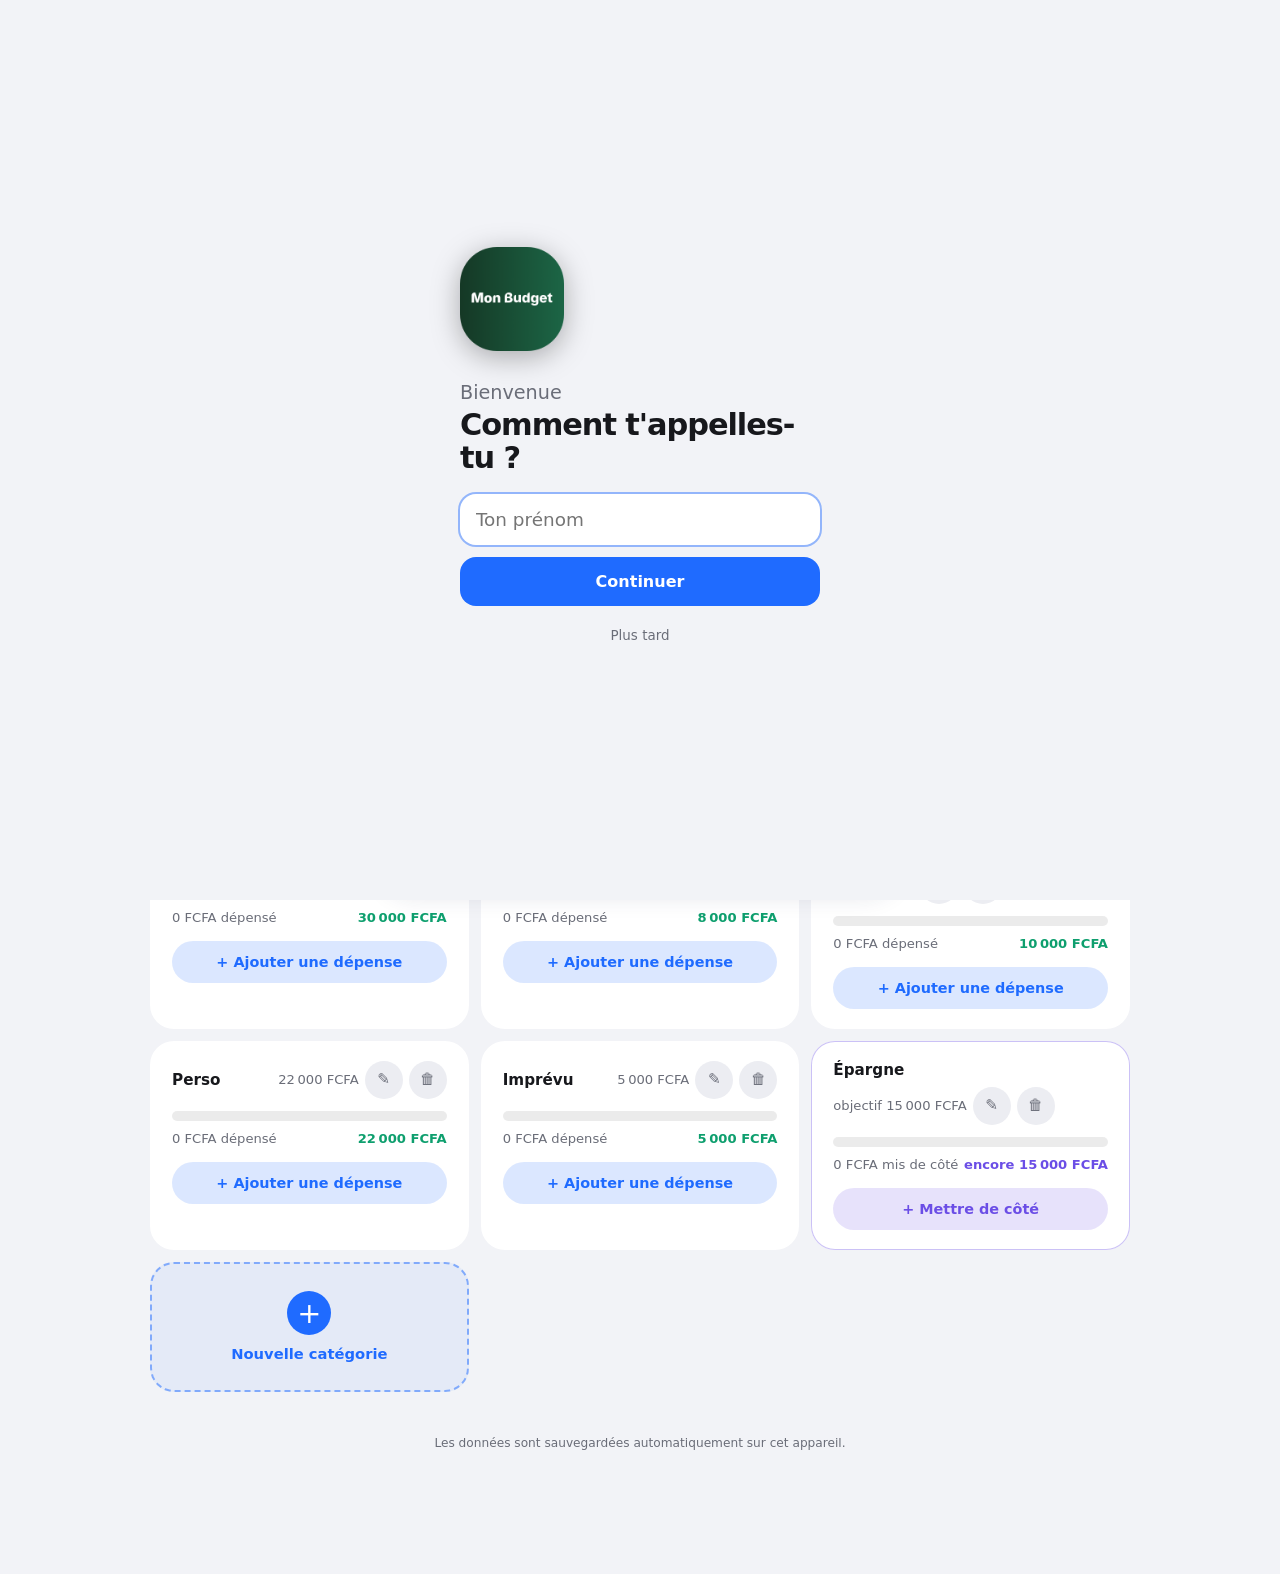
<file: index.html>
<!DOCTYPE html>
<html lang="fr">
<head>
<meta charset="UTF-8">

<meta http-equiv="Content-Security-Policy" content="default-src 'self'; script-src 'self'; style-src 'self' 'unsafe-inline'; font-src 'self'; img-src 'self' data:; connect-src 'self'; object-src 'none'; base-uri 'none'; form-action 'none'">
<meta name="referrer" content="no-referrer">
<meta name="viewport" content="width=device-width, initial-scale=1.0, viewport-fit=cover">
<title>Mon Budget</title>
<link rel="manifest" href="manifest.json">
<meta name="color-scheme" content="light dark">
<meta name="theme-color" content="#000000">
<meta name="mobile-web-app-capable" content="yes">
<meta name="apple-mobile-web-app-status-bar-style" content="black">
<meta name="apple-mobile-web-app-title" content="Mon Budget">
<link rel="icon" type="image/png" href="icons/app-icon-192.png">
<link rel="apple-touch-icon" href="icons/apple-touch-icon.png">
<link rel="stylesheet" href="css/base.css">
<link rel="stylesheet" href="css/components.css">
<link rel="stylesheet" href="css/modals.css">
<link rel="stylesheet" href="css/responsive.css">
<link rel="stylesheet" href="css/oneui.css">
<link rel="stylesheet" href="css/modules.css">
<link rel="stylesheet" href="css/apple.css" id="cssApple">
<link rel="stylesheet" href="css/verre.css" id="cssVerre">
<script src="js/verrou-precoce.js"></script>
</head>
<body>
<div class="splash" id="splash"></div>
<div class="wrap">

  <header>
    <div>
      <h1>Mon budget</h1>
      <p>Suivi des dépenses par poste, en FCFA.</p>
    </div>
  </header>

  <nav class="nav" id="nav">
    <button class="nav-btn actif" data-panel="apercu"><span class="nav-fond"></span><svg viewBox="0 0 24 24" aria-hidden="true"><path d="M3 11l9-8 9 8v9a1 1 0 0 1-1 1h-5v-6H9v6H4a1 1 0 0 1-1-1z"/></svg><span class="nav-txt">Aperçu</span></button>
    <button class="nav-btn" data-panel="entrees"><span class="nav-fond"></span><svg viewBox="0 0 24 24" aria-hidden="true"><rect x="3" y="6" width="18" height="14" rx="3"/><path d="M3 10h18"/><circle cx="16.5" cy="15" r="1.2"/></svg><span class="nav-txt">Argent</span></button>
    <button class="nav-btn" data-panel="analyse"><span class="nav-fond"></span><svg viewBox="0 0 24 24" aria-hidden="true"><path d="M5 20V10M12 20V4M19 20v-7"/></svg><span class="nav-txt">Analyse</span></button>
    <button class="nav-btn" data-panel="historique"><span class="nav-fond"></span><svg viewBox="0 0 24 24" aria-hidden="true"><circle cx="12" cy="12" r="9"/><path d="M12 7v5l3 2"/></svg><span class="nav-txt">Historique</span></button>
    <button class="nav-btn" data-panel="reglages"><span class="nav-fond"></span><svg viewBox="0 0 24 24" aria-hidden="true"><circle cx="12" cy="12" r="3.2"/><path d="M19.4 14.5a1.6 1.6 0 0 0 .3 1.8l.1.1a2 2 0 1 1-2.8 2.8l-.1-.1a1.6 1.6 0 0 0-1.8-.3 1.6 1.6 0 0 0-1 1.5V21a2 2 0 1 1-4 0v-.1a1.6 1.6 0 0 0-1-1.5 1.6 1.6 0 0 0-1.8.3l-.1.1a2 2 0 1 1-2.8-2.8l.1-.1a1.6 1.6 0 0 0 .3-1.8 1.6 1.6 0 0 0-1.5-1H3a2 2 0 1 1 0-4h.1a1.6 1.6 0 0 0 1.5-1 1.6 1.6 0 0 0-.3-1.8l-.1-.1a2 2 0 1 1 2.8-2.8l.1.1a1.6 1.6 0 0 0 1.8.3h0a1.6 1.6 0 0 0 1-1.5V3a2 2 0 1 1 4 0v.1a1.6 1.6 0 0 0 1 1.5 1.6 1.6 0 0 0 1.8-.3l.1-.1a2 2 0 1 1 2.8 2.8l-.1.1a1.6 1.6 0 0 0-.3 1.8v0a1.6 1.6 0 0 0 1.5 1H21a2 2 0 1 1 0 4h-.1a1.6 1.6 0 0 0-1.5 1z"/></svg><span class="nav-txt">Réglages</span></button>
  </nav>

  <div class="panel actif" data-panel="apercu">
  <div class="rappel-sauvegarde" id="rappelSauvegarde" hidden>
    <span id="rappelTexte"></span>
    <button type="button" class="lien-discret" id="btnRappelSauvegarde">Sauvegarder</button>
  </div>

  <div class="resume">
    <div class="label" id="labelDepense">Restant ce mois</div>
    <div class="resume-valeur pos" id="totalRestant">0 <small>FCFA</small></div>
    <div class="message-etat" id="messageEtat" aria-live="polite"></div>
    <div class="barre-globale"><div class="barre-globale-fill" id="barreGlobale"></div></div>
    <div class="barre-globale-txt">
      <span><b id="totalDepense">0 FCFA</b> dépensés sur <b id="totalBudget">0 FCFA</b></span>
      <span id="pctGlobal">0 %</span>
    </div>
    <div class="prevision-globale" id="previsionGlobale"></div>
    <div class="resume-pied">
      <span>Argent en poche : <b id="soldeDispo">0 FCFA</b></span>
      <button class="lien-discret" id="btnModifierGlobal">Modifier le budget</button>
    </div>
  </div>

  <div class="courbe-jours" id="courbeJours"></div>

  <div class="repartition" id="blocRepartition" hidden>
    <div class="donut-holder">
      <div id="donut"></div>
      <div class="donut-center">
        <div class="pct" id="donutTotal">0</div>
        <div class="lbl">dépensés</div>
      </div>
    </div>
    <div class="legende-lignes" id="legende"></div>
  </div>

  <div class="section-tete">
    <h2 class="section-titre" id="titrePostes">Postes</h2>
    <button type="button" class="ajout-cat-btn" id="btnAjoutCat" aria-label="Ajouter une catégorie">
      <span class="ajout-cat-icone" aria-hidden="true">+</span>
      <span>Catégorie</span>
    </button>
  </div>
  <div class="grille" id="grille"></div>
  </div>

  <div class="panel" data-panel="entrees">
  <div class="entrees-section bilan-mois" id="bilanMois"></div>

  <div class="entrees-section">
    <div class="entrees-head">
      <div>
        <h2>Entrées d'argent</h2>
        <div class="sous">Salaire, ventes, cadeaux... tout ce que tu reçois</div>
      </div>
      <button class="ajout-entree-btn" id="btnAjoutEntree">+ Ajouter une entrée</button>
    </div>
    <div class="entrees-total">
      <div class="label">Total des entrées enregistrées</div>
      <div class="valeur" id="totalEntrees">0 <small>FCFA</small></div>
    </div>
    <div id="entreesBody"></div>
  </div>

  <div class="entrees-section">
    <div class="entrees-head">
      <div>
        <h2>Épargne</h2>
        <div class="sous">L'argent que tu mets de côté : il sort de ta poche mais n'est pas une dépense</div>
      </div>
      <button class="ajout-entree-btn" id="btnAjoutEpargne">+ Ajouter une épargne</button>
    </div>
    <div class="entrees-total">
      <div class="label">Épargne disponible</div>
      <div class="valeur" id="totalEpargne">0 <small>FCFA</small></div>
    </div>
    <div class="message-epargne" id="messageEpargne" style="display:none"></div>
    <div id="objectifBody"></div>
    <div id="epargneBody"></div>
  </div>
  </div>

  <div class="panel" data-panel="analyse">
  <div class="graphique-mois">
    <div class="graphique-mois-head">
      <h2>Vue mensuelle</h2>
      <div class="mois-select-wrap">
        <span class="mois-input" id="moisSelectLabel">—</span>
        <input type="month" class="mois-input-natif" id="moisSelect" aria-label="Choisir le mois">
      </div>
    </div>
    <div class="mois-stats">
      <div class="item">
        <div class="label">Dépensé ce mois</div>
        <div class="valeur" id="moisDepense">0 FCFA</div>
      </div>
      <div class="item">
        <div class="label">Entrées ce mois</div>
        <div class="valeur" id="moisEntree">0 FCFA</div>
      </div>
    </div>
    <div class="vue-mois" id="barresMois"></div>
  </div>

  <div class="graphique-mois">
    <div class="graphique-mois-head">
      <h2>Revenus</h2>
    </div>
    <div class="mois-stats">
      <div class="item">
        <div class="label">Moyenne (6 derniers mois)</div>
        <div class="valeur" id="revenuMoyenne">0 FCFA</div>
      </div>
      <div class="item">
        <div class="label">Ce mois-ci</div>
        <div class="valeur" id="revenuCeMois">0 FCFA</div>
      </div>
    </div>
    <div class="barres-mois" id="barresRevenu"></div>
  </div>

  <div class="graphique-mois">
    <div class="graphique-mois-head">
      <h2>Épargne</h2>
    </div>
    <div class="mois-stats">
      <div class="item">
        <div class="label">Moyenne (6 derniers mois)</div>
        <div class="valeur" id="epargneMoyenne">0 FCFA</div>
      </div>
      <div class="item">
        <div class="label">Ce mois-ci</div>
        <div class="valeur" id="epargneCeMois">0 FCFA</div>
      </div>
    </div>
    <div class="barres-mois" id="barresEpargne"></div>
  </div>

  <div class="conseils-section">
    <div class="section-tete">
      <h2 class="section-titre">Conseils budget</h2>
    </div>
    <div class="conseils" id="conseils"></div>
  </div>

  </div>

  <div class="panel" data-panel="historique">
  <div class="historique">
    <h2>Historique</h2>
    <div class="sous">Les dépenses du mois choisi. Pour retrouver une ancienne dépense, utilise la recherche.</div>
    <div class="nav-mois" id="navMoisHisto">
      <button type="button" id="moisHistoPrec" aria-label="Mois précédent">‹</button>
      <span id="moisHistoLabel"></span>
      <button type="button" id="moisHistoSuiv" aria-label="Mois suivant">›</button>
    </div>
    <div id="histoResumeMois"></div>
    <div class="filtres-histo">
      <input type="search" id="filtreQ" placeholder="Rechercher (note, poste, montant)…" autocomplete="off">
      <div class="filtres-ligne">
        <select id="filtreCat" aria-label="Filtrer par poste"></select>
      </div>
      <div class="filtres-resume">
        <span id="filtreResumeTexte"></span>
        <button type="button" class="lien-discret" id="btnResetFiltres" hidden>Effacer les filtres</button>
      </div>
    </div>
    <div id="histoBody"></div>
  </div>

  <div class="historique">
    <h2>Historique de l'épargne</h2>
    <div class="sous">Dernières épargnes enregistrées</div>
    <div id="histoEpargneBody"></div>
  </div>

  <div class="historique" id="blocRecurrentes">
    <h2>Récurrences</h2>
    <div class="sous">Dépenses (loyer, forfait…) ou épargne ajoutées automatiquement chaque mois, sans les ressaisir. Choisis le poste Épargne pour une épargne automatique.</div>
    <div id="recBody"></div>
    <div class="donnees-actions">
      <button type="button" class="cat-btn" id="btnAjoutRec">+ Ajouter une récurrence</button>
    </div>
  </div>

  </div>

  <div class="panel" data-panel="reglages">
  <button class="bloc-pres" type="button" data-pres="ouvrir">
    <span class="bloc-pres-ico" aria-hidden="true"><svg viewBox="0 0 24 24"><path d="M8 5.5v13l11-6.5z"/></svg></span>
    <span class="bloc-pres-txt"><b>Découvrir Mon Budget</b><small>Vidéo de présentation · 57 s</small></span>
    <span class="bloc-pres-fleche" aria-hidden="true">›</span>
  </button>

  <div class="historique" id="blocProfil">
    <h2>Profil</h2>
    <div class="sous">Pour que l'application te parle personnellement.</div>
    <div class="champ">
      <label for="prefPrenom">Ton prénom</label>
      <input type="text" id="prefPrenom" maxlength="30" placeholder="ex : Mohamed" autocomplete="given-name">
    </div>
  </div>

  <div class="historique" id="blocApparence">
    <h2>Apparence</h2>
    <div class="sous">Choisis le style, le thème, la couleur principale et la taille du texte.</div>
    <div class="reglage-titre">Style</div>
    <div class="seg" role="group" aria-label="Style de l'interface">
      <button type="button" class="seg-btn" data-pref="style" data-valeur="oneui">One UI</button>
      <button type="button" class="seg-btn" data-pref="style" data-valeur="apple">Apple</button>
      <button type="button" class="seg-btn" data-pref="style" data-valeur="verre">Verre</button>
    </div>
    <div class="donnees-aide">« One UI » : l'allure d'un Samsung. « Apple » : l'allure d'un iPhone. « Verre » : des cartes en verre dépoli sur un fond de couleurs.</div>
    <div class="reglage-titre">Thème</div>
    <div class="seg" role="group" aria-label="Thème">
      <button type="button" class="seg-btn" data-pref="theme" data-valeur="auto">Auto</button>
      <button type="button" class="seg-btn" data-pref="theme" data-valeur="clair">Clair</button>
      <button type="button" class="seg-btn" data-pref="theme" data-valeur="sombre">Sombre</button>
    </div>
    <div class="donnees-aide">« Auto » suit le réglage clair / sombre de ton téléphone.</div>
    <div class="reglage-titre">Couleur principale</div>
    <div class="pastilles" id="pastilles" role="group" aria-label="Couleur principale"></div>
    <div class="couleur-nom" id="couleurNom"></div>
    <div class="reglage-titre">Taille du texte</div>
    <div class="seg seg-2" role="group" aria-label="Taille du texte">
      <button type="button" class="seg-btn" data-pref="texte" data-valeur="normal">Normale</button>
      <button type="button" class="seg-btn" data-pref="texte" data-valeur="grand">Grande</button>
    </div>
  </div>

  <div class="historique" id="blocAlertes">
    <h2>Alertes</h2>
    <div class="sous">Quand l'application doit te prévenir.</div>
    <div class="reglage-titre">Prévenir quand un poste atteint</div>
    <div class="seg" role="group" aria-label="Seuil d'alerte">
      <button type="button" class="seg-btn" data-pref="seuil" data-valeur="70">70 %</button>
      <button type="button" class="seg-btn" data-pref="seuil" data-valeur="80">80 %</button>
      <button type="button" class="seg-btn" data-pref="seuil" data-valeur="90">90 %</button>
    </div>
    <div class="donnees-aide">de son budget du mois.</div>
    <label class="ligne-reglage" for="prefVibrations">
      <span><b>Vibrations</b><small>Un petit retour tactile à chaque action</small></span>
      <input type="checkbox" id="prefVibrations" class="interrupteur" role="switch">
    </label>
  </div>

  <div class="historique" id="blocSauvegarde">
    <h2>Sauvegarde et données</h2>
    <div class="sous">Tes données sont enregistrées uniquement sur cet appareil. Si tu changes de téléphone ou effaces les données du navigateur, elles disparaissent.</div>
    <button type="button" class="btn-sauvegarde" id="btnExportJson">💾 Sauvegarder mes données</button>
    <div class="donnees-info" id="infoSauvegarde"></div>
    <div class="donnees-aide">Envoie le fichier à toi-même (WhatsApp, e-mail, Drive…) pour le garder en lieu sûr. Pour récupérer tes données, utilise « Restaurer ».</div>
    <div class="donnees-actions">
      <button type="button" class="lien-discret" id="btnImport">Restaurer une sauvegarde</button>
      <button type="button" class="lien-discret" id="btnExportCsv">Exporter pour Excel (CSV)</button>
      <input type="file" id="inputImport" accept=".json,application/json" hidden>
    </div>
    <div class="donnees-actions">
      <button type="button" class="lien-discret" id="btnExportChiffre">🔒 Sauvegarde chiffrée (mot de passe)</button>
    </div>
    <div class="donnees-aide">La sauvegarde chiffrée est illisible sans son mot de passe : c'est le bon choix pour l'envoyer par WhatsApp ou e-mail.</div>
    <div class="zone-secours" id="zoneSecours" hidden>
      <div class="donnees-aide">Récupération</div>
      <div class="donnees-actions">
        <button type="button" class="lien-discret" id="btnRecupAvantImport" hidden>Revenir à l'état d'avant la dernière restauration</button>
        <button type="button" class="lien-discret" id="btnRecupCorrompu" hidden>Télécharger la copie des données illisibles</button>
      </div>
    </div>
    <div class="zone-danger">
      <button type="button" class="btn-danger" id="btnReset">Supprimer toutes les dépenses</button>
    </div>
  </div>

  <div class="historique" id="blocVerrou">
    <h2>Verrouillage</h2>
    <div class="sous">Demande un code PIN à l'ouverture de l'application et après une minute d'absence. Cela protège contre un regard curieux, mais ne chiffre pas les données stockées sur l'appareil.</div>
    <div class="donnees-info" id="infoVerrou"></div>
    <div class="donnees-actions">
      <button type="button" class="lien-discret" id="btnPinDefinir">Définir un code PIN</button>
      <button type="button" class="lien-discret" id="btnPinRetirer" hidden>Désactiver le code</button>
    </div>
  </div>

  <div class="historique" id="blocApplication">
    <h2>Application</h2>
    <div class="sous">Version <b id="versionApp"></b></div>
    <div class="donnees-actions">
      <button type="button" class="lien-discret" id="btnMajApp">Mettre à jour l'application</button>
      <button type="button" class="lien-discret" id="btnResetPrefs">Réinitialiser les réglages</button>
    </div>
    <div class="donnees-aide">« Mettre à jour » recharge la dernière version de l'application. Tes données ne sont pas touchées.</div>
  </div>
  </div>

  <footer>Les données sont sauvegardées automatiquement sur cet appareil.</footer>
</div>

<div class="overlay" id="overlay">
  <div class="modal"><div class="sheet-grabber"></div>
    <h3 id="modalTitre">Ajouter une dépense</h3>
    <div class="sub" id="modalSub"></div>
    <div class="champ" id="champCat" hidden>
      <label for="inputCat">Poste</label>
      <select id="inputCat"></select>
    </div>
    <div class="champ">
      <label for="inputMontant">Montant (FCFA)</label>
      <input type="number" id="inputMontant" placeholder="ex : 1500" min="1">
    </div>
    <div class="champ">
      <label for="inputDate">Date</label>
      <input type="date" id="inputDate">
    </div>
    <div class="champ">
      <label for="inputNote">Note (optionnel)</label>
      <input type="text" id="inputNote" maxlength="200" placeholder="ex : taxi, marché...">
    </div>
    <div class="modal-actions">
      <button class="btn-annuler" id="btnAnnuler">Annuler</button>
      <button class="btn-valider" id="btnValider">Ajouter</button>
    </div>
  </div>
</div>

<div class="overlay" id="overlayBudget">
  <div class="modal"><div class="sheet-grabber"></div>
    <h3>Modifier le budget</h3>
    <div class="sub" id="modalBudgetSub"></div>
    <div class="champ">
      <label for="inputBudget">Nouveau montant (FCFA)</label>
      <input type="number" id="inputBudget" placeholder="ex : 30000" min="0">
    </div>
    <div class="modal-actions">
      <button class="btn-annuler" id="btnAnnulerBudget">Annuler</button>
      <button class="btn-valider" id="btnValiderBudget">Enregistrer</button>
    </div>
    <div class="modal-delete-link">
      <button type="button" id="btnSupprimerCat">Supprimer cette catégorie</button>
    </div>
  </div>
</div>

<div class="overlay" id="overlayGlobal">
  <div class="modal modal-large"><div class="sheet-grabber"></div>
    <h3>Modifier le budget global</h3>
    <div class="sub">Définis le montant total (dépenses + épargne), puis répartis-le en pourcentage entre tes postes. La part du poste Épargne est ton objectif d'épargne du mois.</div>
    <div class="champ">
      <label for="inputGlobalMontant">Budget global (FCFA)</label>
      <input type="number" id="inputGlobalMontant" min="0">
    </div>
    <div class="repartition-pourcent" id="repartitionPourcent"></div>
    <div class="pourcent-total" id="pourcentTotalTxt">Total : 0%</div>
    <div class="modal-actions">
      <button class="btn-annuler" id="btnAnnulerGlobal">Annuler</button>
      <button class="btn-valider" id="btnValiderGlobal">Appliquer la répartition</button>
    </div>
  </div>
</div>

<div class="overlay" id="overlayEntree">
  <div class="modal"><div class="sheet-grabber"></div>
    <h3 id="entreeTitre">Ajouter une entrée</h3>
    <div class="sub">Argent reçu</div>
    <div class="champ">
      <label for="inputEntreeMontant">Montant (FCFA)</label>
      <input type="number" id="inputEntreeMontant" placeholder="ex : 50000" min="1">
    </div>
    <div class="champ">
      <label for="inputEntreeDate">Date</label>
      <input type="date" id="inputEntreeDate">
    </div>
    <div class="champ">
      <label for="inputEntreeNote">Source (optionnel)</label>
      <input type="text" id="inputEntreeNote" maxlength="200" placeholder="ex : salaire, vente...">
    </div>
    <div class="modal-actions">
      <button class="btn-annuler" id="btnAnnulerEntree">Annuler</button>
      <button class="btn-valider" id="btnValiderEntree">Ajouter</button>
    </div>
  </div>
</div>

<div class="overlay" id="overlayEpargne">
  <div class="modal"><div class="sheet-grabber"></div>
    <h3 id="epargneTitre">Ajouter une épargne</h3>
    <div class="sub">Montant mis de côté ce mois-ci</div>
    <div class="champ">
      <label for="inputEpargneMontant">Montant (FCFA)</label>
      <input type="number" id="inputEpargneMontant" placeholder="ex : 20000" min="1">
    </div>
    <div class="champ">
      <label for="inputEpargneDate">Date</label>
      <input type="date" id="inputEpargneDate">
    </div>
    <div class="champ">
      <label for="inputEpargneNote">Note (optionnel)</label>
      <input type="text" id="inputEpargneNote" maxlength="200" placeholder="ex : épargne du mois">
    </div>
    <div class="modal-actions">
      <button class="btn-annuler" id="btnAnnulerEpargne">Annuler</button>
      <button class="btn-valider" id="btnValiderEpargne">Ajouter</button>
    </div>
  </div>
</div>

<div class="overlay" id="overlayCategorie">
  <div class="modal"><div class="sheet-grabber"></div>
    <h3>Ajouter une catégorie</h3>
    <div class="sub">Un nouveau poste de budget</div>
    <div class="champ">
      <label for="inputCatNom">Nom</label>
      <input type="text" id="inputCatNom" maxlength="40" placeholder="ex : Santé">
    </div>
    <div class="champ">
      <label for="inputCatBudget">Budget (FCFA)</label>
      <input type="number" id="inputCatBudget" placeholder="ex : 5000" min="0">
    </div>
    <label class="ligne-reglage" for="inputCatEpargne" id="ligneCatEpargne">
      <span><b>C'est mon poste d'épargne</b><small>Le montant devient ton objectif d'épargne du mois (pas un budget de dépenses)</small></span>
      <input type="checkbox" id="inputCatEpargne" class="interrupteur" role="switch">
    </label>
    <div class="modal-actions">
      <button class="btn-annuler" id="btnAnnulerCat">Annuler</button>
      <button class="btn-valider" id="btnValiderCat">Ajouter</button>
    </div>
  </div>
</div>

<div class="overlay" id="overlayObjectif">
  <div class="modal"><div class="sheet-grabber"></div>
    <h3 id="objTitre">Nouvel objectif d'épargne</h3>
    <div class="sub">La progression est calculée sur ton total épargné</div>
    <div class="champ">
      <label for="objNom">Nom (optionnel)</label>
      <input type="text" id="objNom" maxlength="40" placeholder="ex : Fonds d'urgence">
    </div>
    <div class="champ">
      <label for="objCible">Montant à atteindre (FCFA)</label>
      <input type="number" id="objCible" placeholder="ex : 300000" min="1">
    </div>
    <div class="champ">
      <label for="objDate">Date d'échéance</label>
      <input type="date" id="objDate">
    </div>
    <div class="modal-actions">
      <button class="btn-annuler" id="btnAnnulerObjectif">Annuler</button>
      <button class="btn-valider" id="btnValiderObjectif">Créer</button>
    </div>
    <div class="modal-delete-link" id="objSuppr" hidden>
      <button type="button" id="btnSupprimerObjectif">Supprimer cet objectif</button>
    </div>
  </div>
</div>

<div class="overlay" id="overlayRec">
  <div class="modal"><div class="sheet-grabber"></div>
    <h3 id="recTitre">Nouvelle dépense récurrente</h3>
    <div class="sub">Ajoutée automatiquement chaque mois</div>
    <div class="champ">
      <label for="recCat">Poste</label>
      <select id="recCat"></select>
    </div>
    <div class="champ">
      <label for="recMontant">Montant (FCFA)</label>
      <input type="number" id="recMontant" placeholder="ex : 1500" min="1">
    </div>
    <div class="champ">
      <label for="recJour">Jour du mois (1 à 31)</label>
      <input type="number" id="recJour" placeholder="ex : 5" min="1" max="31">
      <div class="hint" id="recHint"></div>
    </div>
    <div class="champ">
      <label for="recNote">Note (optionnel)</label>
      <input type="text" id="recNote" maxlength="200" placeholder="ex : abonnement, loyer...">
    </div>
    <div class="modal-actions">
      <button class="btn-annuler" id="btnAnnulerRec">Annuler</button>
      <button class="btn-valider" id="btnValiderRec">Ajouter</button>
    </div>
    <div class="modal-delete-link" id="recSuppr" hidden>
      <button type="button" id="btnSupprimerRec">Supprimer cette récurrence</button>
    </div>
  </div>
</div>

<div class="overlay" id="overlaySecret">
  <div class="modal"><div class="sheet-grabber"></div>
    <h3 id="secretTitre"></h3>
    <div class="sub" id="secretSub"></div>
    <div class="champ">
      <label for="secretInput" id="secretLabel"></label>
      <input type="password" id="secretInput" autocomplete="off">
    </div>
    <div class="champ" id="secretChamp2" hidden>
      <label for="secretInput2">Confirme la saisie</label>
      <input type="password" id="secretInput2" autocomplete="off">
    </div>
    <div class="erreur-champ" id="secretErreur" role="alert"></div>
    <div class="modal-actions">
      <button class="btn-annuler" id="btnAnnulerSecret" type="button">Annuler</button>
      <button class="btn-valider" id="btnValiderSecret" type="button">Valider</button>
    </div>
  </div>
</div>

<div class="ecran-verrou" id="ecranVerrou" role="dialog" aria-modal="true" aria-labelledby="verrouTitre">
  <div class="verrou-boite">
    <div class="verrou-icone" aria-hidden="true">🔒</div>
    <h2 id="verrouTitre">Mon Budget</h2>
    <div class="sub">Entre ton code PIN</div>
    <input type="password" id="verrouInput" inputmode="numeric" autocomplete="off" maxlength="8" aria-label="Code PIN">
    <div class="erreur-champ" id="verrouErreur" role="alert"></div>
    <button type="button" class="btn-valider verrou-btn" id="btnDeverrouiller">Déverrouiller</button>
    <button type="button" class="lien-discret" id="btnCodeOublie">Code oublié ?</button>
  </div>
</div>

<div class="overlay-pres" id="overlayPresentation" role="dialog" aria-modal="true" aria-label="Présentation de Mon Budget">
  <video id="presVideo" playsinline controls preload="none" poster="icons/logo-mon-budget.png"></video>
  <button class="pres-fermer" type="button" data-pres="fermer" aria-label="Fermer la présentation">✕</button>
</div>

<div class="toast" id="toast" role="status" aria-live="polite"></div>

<script src="js/config.js"></script>
<script src="js/helpers.js"></script>
<script src="js/prevision.js"></script>
<script src="js/storage.js"></script>
<script src="js/budgets.js"></script>
<script src="js/render.js"></script>
<script src="js/historique.js"></script>
<script src="js/modals.js"></script>
<script src="js/donnees.js"></script>
<script src="js/securite.js"></script>
<script src="js/reglages.js"></script>
<script src="js/recurrentes.js"></script>
<script src="js/objectif.js"></script>
<script src="js/events.js"></script>
<script src="js/courbe.js"></script>
<script src="js/conseils.js"></script>
<script src="js/accueil.js"></script>
<script src="js/app.js"></script>
</body>
</html>
</file>
<file: css/base.css>
/* Police Inter hébergée avec l'application (variable : tous les poids de 400 à 800), sous-ensemble latin = français complet. */
  @font-face{
    font-family:'Inter';
    font-style:normal;
    font-weight:400 800;
    font-display:swap;
    src:url('../fonts/inter-latin.woff2') format('woff2');
    unicode-range:U+0000-00FF, U+0131, U+0152-0153, U+02BB-02BC, U+02C6, U+02DA, U+02DC, U+0304, U+0308, U+0329, U+2000-206F, U+20AC, U+2122, U+2191, U+2193, U+2212, U+2215, U+FEFF, U+FFFD;
  }

  :root{
    --noir:#000000;
    --noir-2:#1C1C1E;
    --noir-3:#2C2C2E;
    --blanc:#FFFFFF;
    --gris:#8E8E93;
    --gris-2:#98989D;
    --bleu:#0A84FF;
    --bleu-clair:#409CFF;
    --vert:#30D158;
    --ligne: rgba(84,84,88,0.55);
    --rouge:#FF453A;
    --orange:#FF9F0A;
    --rayon:20px;
    --rayon-sm:14px;
    --spring: cubic-bezier(.32,.72,0,1);
  }
  *{box-sizing:border-box;}
  [hidden]{display:none !important;}
  html,body{margin:0;padding:0;}
  body{
    background:var(--noir);
    color:var(--blanc);
    font-family:-apple-system, BlinkMacSystemFont, 'SF Pro Text', 'Inter', 'Helvetica Neue', Arial, sans-serif;
    font-variant-numeric: tabular-nums;
    min-height:100vh;
    padding:44px 20px 90px;
    -webkit-font-smoothing:antialiased;
  }
  .wrap{max-width:900px; margin:0 auto;}
  a,button{font-family:inherit;}

  header{
    display:flex; justify-content:space-between; align-items:flex-start;
    gap:20px; flex-wrap:wrap; margin-bottom:36px;
  }
  header h1{font-size:2.125rem; font-weight:700; margin:0; letter-spacing:-0.025em;}
  header p{color:var(--gris); margin:4px 0 0; font-size:0.95rem;}
  .header-actions{display:flex; gap:10px; flex-wrap:wrap;}
  .reset-btn{
    background:rgba(255,69,58,0.15); border:none; color:var(--rouge);
    width:34px; height:34px; border-radius:980px; font-size:0.95rem; cursor:pointer;
    display:inline-flex; align-items:center; justify-content:center; padding:0;
    transition: background .15s ease, transform .15s var(--spring);
  }
  .reset-btn:hover{background:rgba(255,69,58,0.25);}
  .reset-btn:active{transform:scale(.96);}
  .cat-btn{
    background:rgba(10,132,255,0.15); border:none; color:var(--bleu-clair);
    padding:9px 16px; border-radius:980px; font-size:0.82rem; font-weight:600; cursor:pointer;
    transition: background .15s ease, transform .15s var(--spring);
  }
  .cat-btn:hover{background:rgba(10,132,255,0.25);}
  .cat-btn:active{transform:scale(.96);}

  .nav{
    display:flex; gap:4px; margin-bottom:28px;
    border:1px solid var(--ligne); border-radius:12px; padding:4px;
    background:var(--noir-2); width:fit-content; max-width:100%; overflow-x:auto;
    position:sticky; top:14px; z-index:10;
    -webkit-backdrop-filter: blur(20px) saturate(180%); backdrop-filter: blur(20px) saturate(180%);
    background:rgba(28,28,30,0.78);
  }
  .nav-btn{
    position:relative; background:none; border:none; color:var(--gris);
    padding:7px 14px; border-radius:9px; font-size:0.8rem; font-weight:600;
    cursor:pointer; white-space:nowrap; transition: color .2s ease;
  }
  .nav-btn:hover{color:var(--blanc);}
  .nav-btn.actif{color:var(--blanc);}
  .nav-btn.actif .nav-fond{opacity:1; transform:scale(1);}
  .nav-fond{
    position:absolute; inset:0; background:var(--bleu); border-radius:9px;
    opacity:0; transform:scale(.9); z-index:-1;
    transition: opacity .25s cubic-bezier(.22,1,.36,1), transform .25s cubic-bezier(.22,1,.36,1);
  }

  .panel{display:none;}
  .panel.actif{display:block; animation: panelIn .38s cubic-bezier(.22,1,.36,1) both;}
  @keyframes panelIn{
    from{ opacity:0; transform:translateX(14px); }
    to{ opacity:1; transform:translateX(0); }
  }
  @media (prefers-reduced-motion: reduce){
    .panel.actif{animation:none;}
  }

  @keyframes apparition{
    from{ opacity:0; transform:translateY(10px); }
    to{ opacity:1; transform:translateY(0); }
  }
  @keyframes modalPop{
    from{ opacity:0; transform:scale(.94) translateY(6px); }
    to{ opacity:1; transform:scale(1) translateY(0); }
  }
  @keyframes donutIn{
    from{ opacity:0; transform:rotate(-90deg) scale(.85); }
    to{ opacity:1; transform:rotate(0) scale(1); }
  }
  @keyframes pulseAnim{
    0%{ transform:scale(1); }
    35%{ transform:scale(1.05); }
    100%{ transform:scale(1); }
  }
  @keyframes flashCarte{
    0%{ background: rgba(47,111,237,0.22); border-color:var(--bleu); }
    100%{ background: var(--noir-2); border-color:var(--ligne); }
  }
  @media (prefers-reduced-motion: reduce){
    *{animation-duration:0.01ms !important; transition-duration:0.01ms !important;}
  }
</file>
<file: css/components.css>
.solde-card{
    border:1px solid var(--ligne); border-radius:var(--rayon); background:var(--noir-2);
    padding:24px 28px; margin-bottom:20px;
    animation: apparition .5s ease both;
  }
  .solde-card .haut{display:flex; justify-content:space-between; align-items:flex-start; gap:14px; flex-wrap:wrap;}
  .solde-card .label{color:var(--gris); font-size:0.82rem;}
  .solde-card .sous-label{color:var(--gris); font-size:0.76rem; margin-top:2px;}
  .solde-card .valeur{font-size:2.3rem; font-weight:800; margin-top:6px; letter-spacing:-0.02em; display:inline-block;}
  .solde-card .valeur small{font-size:1.05rem; color:var(--gris); font-weight:500; margin-left:4px;}
  .solde-detail{
    display:flex; gap:22px; margin-top:16px; padding-top:14px; border-top:1px solid var(--ligne);
    font-size:0.82rem; color:var(--gris); flex-wrap:wrap;
  }
  .solde-detail b{color:var(--blanc); font-weight:600;}

  .hero{
    display:grid; grid-template-columns: 1fr 1fr;
    border:1px solid var(--ligne); border-radius:var(--rayon);
    overflow:hidden; margin-bottom:28px; background:var(--noir-2);
  }
  @media(max-width:640px){ .hero{grid-template-columns:1fr;} }
  .hero > div{padding:26px 28px;}
  .hero .col-gauche{border-right:1px solid var(--ligne);}
  @media(max-width:640px){ .hero .col-gauche{border-right:none; border-bottom:1px solid var(--ligne);} }

  .stat .label{color:var(--gris); font-size:0.82rem;}
  .stat .valeur{font-size:2.1rem; font-weight:700; margin-top:4px; letter-spacing:-0.02em; display:inline-block; transform-origin:left center;}
  .stat .valeur small{font-size:1rem; color:var(--gris); font-weight:500; margin-left:4px;}
  .stat + .stat{margin-top:20px;}
  .pos{color:var(--vert);}
  .neg{color:var(--rouge);}
  .pulse{animation: pulseAnim .4s var(--spring);}
  .lien-global{
    display:inline-block; margin-top:10px; background:var(--bleu); border:none; color:var(--blanc);
    font-size:0.82rem; font-weight:600; cursor:pointer; padding:9px 18px; border-radius:980px;
    transition: background .15s, transform .15s;
  }
  .lien-global:hover{background:var(--bleu-clair); transform:translateY(-1px);}

  .barre-globale{height:10px; border-radius:6px; background:rgba(255,255,255,0.08); overflow:hidden; margin-top:22px;}
  .barre-globale-fill{height:100%; background:var(--bleu); border-radius:6px; transition:width .35s ease;}
  .barre-globale-txt{display:flex; justify-content:space-between; margin-top:8px; font-size:0.78rem; color:var(--gris);}

  .repartition{
    display:grid; grid-template-columns: 190px 1fr; gap:30px; align-items:center;
    border:1px solid var(--ligne); border-radius:var(--rayon); background:var(--noir-2);
    padding:26px 28px; margin-bottom:28px;
    animation: apparition .5s ease both;
  }
  @media(max-width:640px){ .repartition{grid-template-columns:1fr; justify-items:center; text-align:center;} }

  .donut-holder{position:relative; width:170px; height:170px; animation: donutIn .7s cubic-bezier(.22,1,.36,1) both;}
  #donut{width:100%; height:100%; border-radius:50%; transition: background .6s ease;}
  .donut-center{position:absolute; inset:0; display:flex; flex-direction:column; align-items:center; justify-content:center;}
  .donut-center .pct{font-size:1.5rem; font-weight:800; letter-spacing:-0.01em;}
  .donut-center .lbl{color:var(--gris); font-size:0.72rem; margin-top:2px;}

  .legende-lignes{display:flex; flex-direction:column; width:100%;}
  .leg-ligne{
    display:grid; grid-template-columns: 9px 1fr auto auto; align-items:center; gap:12px;
    padding:9px 0; border-top:1px solid var(--ligne); font-size:0.85rem;
    animation: apparition .45s ease both;
  }
  .leg-ligne:first-child{border-top:none;}
  .leg-ligne .dot{width:9px; height:9px; border-radius:50%;}
  .leg-ligne .nom{color:var(--blanc); font-weight:500;}
  .leg-ligne .montant{color:var(--gris); font-size:0.8rem; white-space:nowrap;}
  .leg-ligne .pct-val{color:var(--bleu-clair); font-weight:700; min-width:40px; text-align:right;}

  .section-titre{font-size:1.1rem; font-weight:700; margin:0 0 16px;}
  .grille{
    display:grid; grid-template-columns: repeat(auto-fill, minmax(260px,1fr));
    gap:14px; margin-bottom:36px;
  }
  .carte{
    border:1px solid var(--ligne); border-radius:var(--rayon-sm); padding:18px 20px;
    background:var(--noir-2);
    animation: apparition .45s ease both;
    transition: transform .15s ease, border-color .15s ease, background .15s ease;
  }
  .carte:hover{transform:translateY(-3px); border-color:rgba(255,255,255,0.28);}
  .carte.flash{animation: flashCarte .9s ease;}
  .carte-head{display:flex; justify-content:space-between; align-items:center; flex-wrap:wrap; row-gap:8px; margin-bottom:12px;}
  .carte-head .nom{font-weight:600; font-size:0.95rem;}
  .carte-head-droite{display:flex; align-items:center; gap:6px; flex-wrap:wrap; justify-content:flex-end;}
  .carte-head .budget{color:var(--gris); font-size:0.82rem;}
  .modif-btn, .suppr-btn{
    background:none; border:1px solid var(--ligne); color:var(--gris);
    width:24px; height:24px; border-radius:6px; font-size:0.75rem; cursor:pointer;
    display:flex; align-items:center; justify-content:center; padding:0; line-height:1; flex-shrink:0;
    transition: border-color .15s, color .15s, background .15s;
  }
  .modif-btn:hover{border-color:var(--bleu); color:var(--bleu-clair);}
  .suppr-btn:hover{border-color:var(--rouge); color:var(--rouge); background:rgba(255,69,58,0.12);}

  .barre{height:7px; border-radius:5px; background:rgba(255,255,255,0.08); overflow:hidden; margin-bottom:10px;}
  .barre-fill{height:100%; border-radius:5px; background:var(--bleu); transition:width .35s ease;}

  .carte-foot{display:flex; justify-content:space-between; align-items:center; font-size:0.82rem;}
  .carte-foot .depense{color:var(--gris);}
  .carte-foot .reste{font-weight:700;}

  .ajout-btn{
    margin-top:14px; width:100%; padding:9px 0; border-radius:980px;
    border:none; background:rgba(10,132,255,0.15); color:var(--bleu-clair);
    font-size:0.83rem; font-weight:600; cursor:pointer; transition: background .15s ease, transform .15s var(--spring);
  }
  .ajout-btn:hover{background:rgba(10,132,255,0.25);}
  .ajout-btn:active{transform:scale(.97);}

  .entrees-section{
    border:1px solid var(--ligne); border-radius:var(--rayon); background:var(--noir-2);
    padding:26px 24px; margin-bottom:36px;
  }
  .entrees-head{display:flex; justify-content:space-between; align-items:flex-start; gap:14px; flex-wrap:wrap; margin-bottom:10px;}
  .entrees-head h2{font-size:1.1rem; font-weight:700; margin:0;}
  .entrees-head .sous{color:var(--gris); font-size:0.82rem; margin-top:4px;}
  .ajout-entree-btn{
    background:var(--bleu); color:var(--blanc); border:none; padding:9px 16px;
    border-radius:980px; font-size:0.83rem; font-weight:600; cursor:pointer;
    transition:background .15s ease, transform .15s var(--spring); white-space:nowrap;
  }
  .ajout-entree-btn:hover{background:var(--bleu-clair);}
  .ajout-entree-btn:active{transform:scale(.96);}
  .entrees-total{padding:14px 0 18px; border-bottom:1px solid var(--ligne); margin-bottom:4px;}
  .entrees-total .label{color:var(--gris); font-size:0.8rem;}
  .entrees-total .valeur{font-size:1.5rem; font-weight:800; margin-top:4px; display:inline-block;}
  .ligne-entree{
    display:grid; grid-template-columns: 7px 1fr auto auto; align-items:center; gap:12px;
    padding:11px 0; border-top:1px solid var(--ligne); font-size:0.88rem;
    animation: apparition .4s ease both;
  }
  .ligne-entree:first-of-type{border-top:none;}
  .ligne-entree .dot{width:7px; height:7px; border-radius:50%; background:var(--blanc);}
  .ligne-entree .meta{color:var(--gris); font-size:0.78rem;}
  .ligne-entree .montant{font-weight:700; white-space:nowrap; color:var(--vert);}

  .graphique-mois{
    border:1px solid var(--ligne); border-radius:var(--rayon); background:var(--noir-2);
    padding:26px 24px; margin-bottom:36px;
  }
  .graphique-mois-head{display:flex; justify-content:space-between; align-items:center; gap:14px; flex-wrap:wrap;}
  .graphique-mois h2{font-size:1.1rem; font-weight:700; margin:0;}
  .mois-select-wrap{position:relative; display:inline-flex;}
  .mois-input{
    background:var(--noir); border:1px solid var(--ligne); color:var(--blanc);
    padding:8px 12px; border-radius:8px; font-size:0.85rem; font-family:inherit;
    white-space:nowrap; text-transform:capitalize; cursor:pointer;
  }
  .mois-select-wrap:focus-within .mois-input{border-color:var(--bleu);}
  .mois-input-natif{
    position:absolute; top:0; left:0; right:0; bottom:0; width:100%; height:100%; margin:0; padding:0;
    border:0; background:transparent; opacity:0; cursor:pointer; color-scheme:dark; -webkit-appearance:none; appearance:none; z-index:2;
  }
  .mois-stats{display:flex; gap:28px; margin:20px 0 8px; flex-wrap:wrap;}
  .mois-stats .item .label{color:var(--gris); font-size:0.78rem;}
  .mois-stats .item .valeur{font-size:1.2rem; font-weight:700; margin-top:2px;}
  .barres-mois{display:flex; align-items:flex-end; gap:16px; height:190px; padding-top:24px; margin-top:14px; overflow-x:auto;}
  .barre-col{display:flex; flex-direction:column; align-items:center; justify-content:flex-end; min-width:44px; flex:1; height:100%;}
  .barre-col .valeur-barre{font-size:0.72rem; color:var(--gris); margin-bottom:6px; white-space:nowrap;}
  .barre-col .barre-visuelle{width:24px; border-radius:6px 6px 0 0; transition: height .6s cubic-bezier(.22,1,.36,1);}
  .barre-col .label-barre{font-size:0.68rem; color:var(--gris); margin-top:8px; text-align:center; max-width:64px; line-height:1.2;}
  .mois-vide{color:var(--gris); font-size:0.85rem; text-align:center; padding:34px 0;}

  .comparatif{
    border:1px solid var(--ligne); border-radius:var(--rayon);
    padding:26px 24px 18px; margin-bottom:36px; background:var(--noir-2);
  }
  .comparatif h2{font-size:1.1rem; font-weight:700; margin:0 0 20px;}
  .comp-ligne{display:grid; grid-template-columns:120px 1fr 84px; align-items:center; gap:12px; margin-bottom:13px; font-size:0.82rem;}
  .comp-ligne .nom{color:var(--gris);}
  .comp-piste{position:relative; height:16px; background:rgba(255,255,255,0.08); border-radius:5px;}
  .comp-budget-marker{position:absolute; top:-4px; bottom:-4px; width:2px; background:var(--blanc); opacity:0.6;}
  .comp-fill{position:absolute; top:0; bottom:0; left:0; border-radius:5px; background:var(--bleu); transition:width .35s ease;}
  .comp-fill.depasse{background:var(--rouge);}
  .comp-montant{text-align:right; color:var(--gris); font-weight:700;}
  .comp-montant.depasse{color:var(--rouge);}

  .historique{
    border:1px solid var(--ligne); border-radius:var(--rayon);
    padding:26px 24px; background:var(--noir-2); margin-bottom:24px;
  }
  .historique:last-child{margin-bottom:0;}
  .historique h2{font-size:1.1rem; font-weight:700; margin:0 0 4px;}
  .historique .sous{color:var(--gris); font-size:0.82rem; margin-bottom:16px;}
  .ligne-tx{
    display:grid; grid-template-columns: 8px 1fr auto auto; align-items:center; gap:12px;
    padding:11px 0; border-top:1px solid var(--ligne); font-size:0.88rem;
    animation: apparition .4s ease both;
  }
  .ligne-tx:first-of-type{border-top:none;}
  .ligne-tx .dot{width:7px; height:7px; border-radius:50%;}
  .ligne-tx .meta{color:var(--gris); font-size:0.78rem;}
  .ligne-tx .montant{font-weight:700; white-space:nowrap; color:var(--rouge);}
  .ligne-tx .del, .ligne-entree .del{
    background:none; border:none; color:var(--gris); cursor:pointer; font-size:1.05rem;
    line-height:1; padding:2px 6px; border-radius:6px;
  }
  .ligne-tx .del:hover, .ligne-entree .del:hover{color:var(--rouge); background:rgba(229,72,77,0.12);}
  .vide{color:var(--gris); font-size:0.86rem; padding:16px 0; text-align:center;}

  .histo-resume{margin:0 0 12px; border:1px solid var(--ligne); border-radius:12px; background:rgba(255,255,255,0.03); padding:0 12px;}
  .histo-resume summary{
    list-style:none; cursor:pointer; padding:10px 0; display:flex; justify-content:space-between;
    align-items:center; gap:10px; flex-wrap:wrap; font-size:0.82rem;
  }
  .histo-resume summary::-webkit-details-marker{display:none;}
  .histo-resume summary::after{content:'▾'; color:var(--gris); margin-left:auto; padding-left:8px; transition:transform .2s ease;}
  .histo-resume[open] summary::after{transform:rotate(180deg);}
  .histo-resume-txt{color:var(--gris);}
  .histo-resume-txt b{color:var(--bleu-clair);}
  .histo-budget-reel{font-weight:600; font-size:0.8rem;}
  .histo-budget-detail{border-top:1px solid var(--ligne); padding:2px 0 6px;}
  .histo-detail-ligne{
    display:flex; align-items:center; gap:9px; padding:8px 0;
    border-bottom:1px solid var(--ligne); font-size:0.78rem;
  }
  .histo-detail-ligne:last-child{border-bottom:none;}
  .histo-detail-ligne .dot{width:7px; height:7px; border-radius:50%; flex-shrink:0;}
  .histo-detail-ligne .nom{
    color:var(--blanc); font-weight:500; flex:1; min-width:0;
    overflow:hidden; text-overflow:ellipsis; white-space:nowrap;
  }
  .histo-detail-ligne .valeurs{
    color:var(--gris); white-space:nowrap; font-size:0.76rem; text-align:right;
  }
  .histo-detail-ligne .valeurs b{color:var(--blanc); font-weight:600;}
  .histo-detail-ligne .valeurs.depasse b{color:var(--rouge);}
  .lien-discret{
    background:none; border:none; color:var(--gris); font-size:0.72rem;
    padding:4px 0; cursor:pointer; opacity:0.55; transition:opacity .15s ease;
    text-decoration:none; margin-top:18px; display:inline-block;
  }
  .lien-discret:hover{opacity:0.95; text-decoration:underline;}
  .donnees-actions{display:flex; flex-wrap:wrap; gap:8px; margin-top:6px;}
  .donnees-info{margin-top:12px; color:var(--gris); font-size:0.78rem;}
  .donnees-info.attention{color:var(--rouge);}
  .actions-ligne{display:flex; align-items:center; gap:2px;}
  .ligne-tx .edit, .ligne-entree .edit{
    background:none; border:none; color:var(--gris); cursor:pointer; font-size:0.9rem;
    line-height:1; padding:2px 6px; border-radius:6px;
  }
  .ligne-tx .edit:hover, .ligne-entree .edit:hover{color:var(--bleu-clair); background:rgba(10,132,255,0.12);}

  .filtres-histo{margin-bottom:14px;}
  .filtres-histo input, .filtres-histo select{
    width:100%; background:var(--noir-3); border:none; color:var(--blanc);
    padding:11px 14px; border-radius:var(--rayon-sm); font-size:0.88rem; font-family:inherit; color-scheme:dark;
  }
  .filtres-histo input:focus, .filtres-histo select:focus{outline:2px solid var(--bleu); outline-offset:1px;}
  .filtres-ligne{display:grid; grid-template-columns:1fr 1fr; gap:8px; margin-top:8px;}
  .filtres-resume{display:flex; justify-content:space-between; align-items:center; gap:10px; margin-top:10px; color:var(--gris); font-size:0.78rem; min-height:22px;}
  .filtres-resume .lien-discret{margin-top:0; opacity:0.85;}

  .tag-alerte{
    display:inline-block; margin-left:8px; padding:2px 8px; border-radius:980px;
    font-size:0.68rem; font-weight:700; vertical-align:middle;
    background:rgba(255,159,10,0.16); color:var(--orange);
  }
  .tag-alerte.rouge{background:rgba(255,69,58,0.16); color:var(--rouge);}

  .toast{
    position:fixed; left:50%; bottom:calc(22px + env(safe-area-inset-bottom, 0px));
    transform:translate(-50%, 20px); opacity:0; pointer-events:none;
    max-width:min(92vw, 420px); padding:12px 18px; border-radius:14px;
    background:rgba(44,44,46,0.96); border:1px solid var(--ligne); color:var(--blanc);
    font-size:0.86rem; font-weight:600; text-align:center; z-index:200;
    transition: opacity .25s ease, transform .3s var(--spring);
  }
  .toast.actif{opacity:1; transform:translate(-50%, 0);}
  .toast.alerte{border-color:var(--orange); color:var(--orange);}
  .toast.danger{border-color:var(--rouge); color:var(--rouge);}

  .prevision{margin-top:10px; color:var(--gris); font-size:0.76rem;}
  .prevision.alerte{color:var(--orange);}
  .prevision-globale{margin-top:6px; color:var(--gris); font-size:0.76rem;}
  .prevision-globale.alerte{color:var(--orange);}
  .prevision-globale:empty{display:none;}

  .objectif{
    border:1px solid var(--ligne); border-radius:var(--rayon-sm); background:var(--noir-3);
    padding:16px 18px; margin:6px 0 14px;
  }
  .objectif-head{display:flex; justify-content:space-between; align-items:flex-start; gap:10px; margin-bottom:8px;}
  .objectif-nom{font-weight:700; font-size:0.95rem;}
  .objectif-date{display:block; color:var(--gris); font-weight:400; font-size:0.76rem; margin-top:2px;}
  .objectif-montants{font-size:0.86rem; color:var(--gris); margin-bottom:8px;}
  .objectif-montants b{color:var(--blanc); font-size:1.05rem;}
  .objectif-ligne{margin-top:8px; font-size:0.8rem; color:var(--gris);}
  .objectif-ligne b{color:var(--blanc);}
  .objectif-ligne.ok{color:var(--vert);}
  .objectif-ligne.mal{color:var(--orange);}

  .toast button{
    margin-left:12px; background:none; border:none; color:var(--bleu-clair);
    font-weight:700; font-size:0.86rem; cursor:pointer; padding:0; font-family:inherit;
  }
  .toast.actif{pointer-events:auto;}

.message-epargne{margin:8px 0 12px;padding:10px 12px;border-radius:10px;background:rgba(255,140,0,.12);color:var(--orange);font-size:13px;font-weight:600;line-height:1.4}

  .resume{
    border:1px solid var(--ligne); border-radius:var(--rayon); background:var(--noir-2);
    padding:22px 24px; margin-bottom:22px; animation: apparition .5s ease both;
  }
  .resume .label{color:var(--gris); font-size:0.82rem;}
  .resume-valeur{font-size:2.3rem; font-weight:800; margin-top:4px; letter-spacing:-0.02em; display:inline-block;}
  .resume-valeur small{font-size:1.05rem; color:var(--gris); font-weight:500; margin-left:4px;}
  .resume .barre-globale{margin-top:14px;}
  .resume .barre-globale-txt b{color:var(--blanc); font-weight:600;}
  .resume-pied{
    display:flex; justify-content:space-between; align-items:center; gap:12px; flex-wrap:wrap;
    margin-top:16px; padding-top:14px; border-top:1px solid var(--ligne); font-size:0.84rem; color:var(--gris);
  }
  .resume-pied b{font-weight:700;}
  .lien-discret{background:none; border:none; color:var(--bleu-clair); font:inherit; font-size:0.8rem; cursor:pointer; padding:4px 0;}
  .entrees-section{margin-top:28px;}
  .panel > .entrees-section:first-child{margin-top:0;}

  .zone-danger{margin-top:22px; padding-top:16px; border-top:1px solid var(--ligne);}
  .btn-danger{
    background:none; border:1px solid rgba(255,69,58,0.4); color:var(--rouge); font:inherit; font-size:0.82rem;
    font-weight:600; padding:9px 16px; border-radius:980px; cursor:pointer;
  }
  .btn-danger:hover{background:rgba(255,69,58,0.12);}
  .entrees-section .objectif:first-child, #objectifBody{margin-top:14px;}
  .graphique-mois[hidden]{display:none;}

  .btn-sauvegarde{
    display:block; width:100%; margin-top:16px; padding:14px; border:none; border-radius:14px; cursor:pointer;
    background:var(--bleu); color:var(--blanc); font:inherit; font-size:1rem; font-weight:700;
  }
  .btn-sauvegarde:active{transform:scale(.99);}
  .donnees-aide{margin-top:8px; color:var(--gris); font-size:0.78rem; line-height:1.4;}
  .donnees-actions{gap:18px; margin-top:16px;}
  .rappel-sauvegarde{
    display:flex; justify-content:space-between; align-items:center; gap:12px; margin-bottom:14px;
    padding:12px 16px; border-radius:14px; background:rgba(255,159,10,0.12); color:var(--orange); font-size:0.84rem;
  }
  .rappel-sauvegarde[hidden]{display:none;}
  .rappel-sauvegarde .lien-discret{font-weight:700; white-space:nowrap;}
  .repartition[hidden]{display:none;}
  .repartition{margin-bottom:22px;}
  .legende-lignes .nom{text-align:left;}

  .nav-mois{display:flex; align-items:center; justify-content:space-between; gap:10px; margin:14px 0 12px;
    padding:6px; border:1px solid var(--ligne); border-radius:14px; background:var(--noir-2);}
  .nav-mois button{width:42px; height:38px; border:none; border-radius:10px; cursor:pointer; font:inherit; font-size:1.4rem;
    background:rgba(255,255,255,0.06); color:var(--blanc);}
  .nav-mois button:disabled{opacity:0.3; cursor:default;}
  .nav-mois span{font-weight:700; text-align:center;}
  .nav-mois.inactif{opacity:0.45;}
  .filtres-ligne{grid-template-columns:1fr;}
  .nav-mois span small{display:block; font-weight:400; font-size:0.72rem; color:var(--gris); margin-top:1px;}

  /* Vue mensuelle — minimaliste */
  .vue-mois{margin-top:22px;}
  .courbe-bloc{margin-bottom:30px;}
  .courbe-tete{display:flex; justify-content:space-between; align-items:center; gap:10px; min-height:26px;}
  .c-verdict{font-size:0.8rem; color:var(--gris);}
  .c-verdict b{font-weight:700;} .c-verdict .mauvais{color:var(--rouge);} .c-verdict .bon{color:var(--vert);}
  .c-pastille{display:inline-flex; align-items:center; gap:7px; background:var(--noir-3); border:none; color:var(--blanc); font-size:0.75rem; font-weight:600; padding:5px 10px; border-radius:980px; cursor:pointer;}
  .c-pastille i{width:8px; height:8px; border-radius:50%;} .c-pastille span{color:var(--gris); font-size:0.9rem; line-height:1;}
  .courbe-wrap{position:relative; margin-top:6px;}
  .courbe-svg{width:100%; height:auto; display:block; touch-action:pan-y; user-select:none; -webkit-user-select:none;}
  .c-axe{fill:var(--gris); font-size:10.5px;}
  .c-budget{stroke:rgba(255,255,255,.22); stroke-width:1; stroke-dasharray:3 4;}
  .c-ligne{fill:none; stroke-width:2.4; stroke-linecap:round; stroke-linejoin:round;}
  .c-ligne.c-rouge{stroke:var(--rouge);}
  .c-proj{stroke-width:1.8; stroke-dasharray:2 5; stroke-linecap:round;}
  .c-curseur{stroke:rgba(255,255,255,.3); stroke-width:1;}
  .c-point{stroke:var(--noir-2); stroke-width:2;}
  .courbe-tip{position:absolute; top:-4px; transform:translateX(-50%); background:rgba(44,44,46,.96); border-radius:12px; padding:8px 12px; min-width:120px; max-width:200px; pointer-events:none; z-index:3; box-shadow:0 6px 20px rgba(0,0,0,.45);}
  .tip-date{color:var(--gris); font-size:0.68rem; text-transform:capitalize;}
  .tip-cumul{font-weight:700; font-size:0.88rem; margin-top:2px;} .tip-cumul small{color:var(--gris); font-weight:500; font-size:0.66rem;}
  .tip-jour{color:var(--orange); font-size:0.72rem; font-weight:600; margin-top:5px;}
  .tip-ligne{color:var(--gris-2); font-size:0.68rem; margin-top:2px; overflow:hidden; text-overflow:ellipsis; white-space:nowrap;}
  .rangs{display:flex; flex-direction:column; gap:6px;}
  .rang{animation:panelIn .4s cubic-bezier(.22,1,.36,1) both; cursor:pointer; padding:9px 0; transition:opacity .2s ease;}
  .rang.attenue{opacity:.3;}
  .rang-tete{display:flex; justify-content:space-between; align-items:baseline; gap:12px;}
  .rang-nom{display:flex; align-items:center; gap:10px; font-size:0.9rem; font-weight:500;}
  .rang-nom .dot{width:8px; height:8px; border-radius:50%; flex-shrink:0;}
  .rang-montant{font-size:0.9rem; font-weight:600; white-space:nowrap;} .rang-montant.depasse{color:var(--rouge);}
  .rang-piste{height:3px; border-radius:980px; background:rgba(255,255,255,.08); margin-top:9px; overflow:hidden;}
  .rang-fill{height:100%; width:0; border-radius:980px; transition:width .9s cubic-bezier(.22,1,.36,1);}
</file>
<file: css/modals.css>
.overlay{
    position:fixed; inset:0; background:rgba(0,0,0,0.4);
    -webkit-backdrop-filter: blur(20px) saturate(180%); backdrop-filter: blur(20px) saturate(180%);
    display:none; align-items:flex-end; justify-content:center; z-index:50;
  }
  @media(min-width:640px){ .overlay{align-items:center; padding:20px;} }
  .overlay.actif{display:flex;}
  .modal{
    background:var(--noir-2); border:1px solid var(--ligne); border-top:none;
    border-radius:24px 24px 0 0;
    padding:10px 22px 28px; width:100%; max-width:480px;
  }
  @media(min-width:640px){ .modal{border:1px solid var(--ligne); border-radius:var(--rayon); max-width:340px; padding:26px 24px;} }
  .sheet-grabber{width:36px; height:5px; border-radius:3px; background:var(--ligne); margin:0 auto 18px;}
  @media(min-width:640px){ .sheet-grabber{display:none;} }
  .overlay.actif .modal{animation: sheetUp .38s var(--spring) both;}
  @media(min-width:640px){ .overlay.actif .modal{animation: modalPop .28s var(--spring) both;} }
  .modal h3{font-size:1.05rem; font-weight:700; margin:0 0 4px;}
  .modal .sub{color:var(--gris); font-size:0.8rem; margin-bottom:18px;}
  .champ{margin-bottom:14px;}
  .champ label{display:block; font-size:0.78rem; color:var(--gris); margin-bottom:6px;}
  .champ input, .champ select{
    width:100%; background:var(--noir-3); border:none; color:var(--blanc);
    padding:12px 14px; border-radius:var(--rayon-sm); font-size:0.95rem; font-family:inherit;
  }
  .champ select{color-scheme:dark;}
  .champ .hint{color:var(--gris); font-size:0.76rem; margin-top:6px; min-height:1em;}
  .champ input:focus, .champ select:focus{outline:2px solid var(--bleu); outline-offset:1px;}
  .champ input[type="date"], .champ input[type="month"]{color-scheme:dark;}
  .modal-actions{display:flex; gap:10px; margin-top:20px;}
  .modal-actions button{flex:1; padding:12px 0; border-radius:980px; font-size:0.9rem; font-weight:600; cursor:pointer; border:none; transition:transform .15s var(--spring), background .15s ease;}
  .modal-actions button:active{transform:scale(.97);}
  .btn-annuler{background:var(--noir-3) !important; border:none !important; color:var(--blanc);}
  .btn-valider{background:var(--bleu); color:var(--blanc);}
  .btn-valider:hover{background:var(--bleu-clair);}
  .modal-delete-link{margin-top:16px; text-align:center;}
  .modal-delete-link button{background:none; border:none; color:var(--rouge); font-size:0.82rem; cursor:pointer;}

  .modal-large{max-width:480px;}
  @media(min-width:640px){ .modal-large{max-width:400px;} }
  @keyframes sheetUp{
    from{ opacity:0; transform:translateY(100%); }
    to{ opacity:1; transform:translateY(0); }
  }
  .repartition-pourcent{
    display:flex; flex-direction:column; gap:9px; margin:16px 0 6px;
    max-height:250px; overflow-y:auto; padding-right:4px;
  }
  .pourcent-ligne{display:grid; grid-template-columns:9px 1fr 66px 12px; align-items:center; gap:10px; font-size:0.85rem;}
  .pourcent-ligne .dot{width:9px; height:9px; border-radius:50%; flex-shrink:0;}
  .pourcent-ligne .nom{color:var(--blanc);}
  .input-pourcent{
    width:66px; background:var(--noir-3); border:none; color:var(--blanc);
    padding:8px 9px; border-radius:10px; font-size:0.85rem; text-align:right; font-family:inherit;
  }
  .input-pourcent:focus{outline:2px solid var(--bleu); outline-offset:1px;}
  .pct-symbol{color:var(--gris); font-size:0.8rem;}
  .pourcent-total{
    display:block; font-size:0.8rem; color:var(--gris);
    padding-top:12px; border-top:1px solid var(--ligne); margin-top:6px;
  }
  .pourcent-total.ok{color:var(--bleu-clair);}
  .pourcent-total.attention{color:var(--rouge);}

  .erreur-champ{color:var(--rouge); font-size:0.8rem; min-height:1.1em; margin-top:2px;}
  .zone-secours{margin-top:18px; padding-top:14px; border-top:1px solid var(--ligne);}

  /* Verrouillage par code PIN : l'application entière est masquée tant que le code n'est pas saisi. */
  .ecran-verrou{
    position:fixed; inset:0; z-index:200; background:var(--noir);
    display:none; align-items:center; justify-content:center; padding:24px;
  }
  .verrouille .ecran-verrou{display:flex;}
  .verrouille .wrap, .verrouille .overlay, .verrouille .toast{display:none !important;}
  .verrou-boite{width:100%; max-width:300px; text-align:center;}
  .verrou-icone{font-size:2.2rem; margin-bottom:8px;}
  .verrou-boite h2{margin:0 0 4px; font-size:1.2rem;}
  .verrou-boite .sub{color:var(--gris); font-size:0.85rem; margin-bottom:18px;}
  .verrou-boite input{
    width:100%; background:var(--noir-3); border:none; color:var(--blanc); text-align:center;
    letter-spacing:0.5em; padding:14px; border-radius:var(--rayon-sm); font-size:1.3rem; font-family:inherit;
  }
  .verrou-boite input:focus{outline:2px solid var(--bleu); outline-offset:1px;}
  .verrou-btn{width:100%; margin:14px 0 10px; padding:13px 0; border:none; border-radius:980px; font-size:0.95rem; font-weight:600; cursor:pointer;}
</file>
<file: css/responsive.css>
footer{text-align:center; color:var(--gris); font-size:0.76rem; margin-top:44px;}

  /* --- Ajustements téléphone (petits écrans) --- */
  @media(max-width:480px){
    body{padding:28px 14px 80px;}
    header h1{font-size:1.6rem;}
    header p{font-size:0.85rem;}
    .header-actions{width:100%;}
    .header-actions .cat-btn{flex:1;}
    .stat .valeur{font-size:1.7rem;}
    .hero > div{padding:20px 18px;}
    .repartition{padding:20px 18px;}
    .entrees-section, .graphique-mois, .comparatif, .historique{padding:20px 16px;}
    .comp-ligne{grid-template-columns:64px 1fr 64px; gap:8px; font-size:0.74rem;}
    .mois-stats{gap:18px;}
    .barres-mois{gap:10px;}
    .barre-col{min-width:36px;}
  }
  @media(max-width:360px){
    .comp-ligne{grid-template-columns:52px 1fr 56px;}
  }

  /* --- Ajustements grand écran (ordinateur) --- */
  @media(min-width:1000px){
    .wrap{max-width:980px;}
    body{padding:56px 24px 100px;}
    .grille{grid-template-columns: repeat(auto-fill, minmax(280px,1fr));}
  }
</file>
<file: css/oneui.css>
/* ==========================================================================
   Thème One UI (Samsung) / Material 3 — chargé en dernier, il redéfinit les couleurs et les formes.

   Principes :
   - Cartes très arrondies, sans bordure ; zone de pouce en bas (barre de navigation flottante).
   - Thème sombre uniquement (pas de changement de thème).
   - Une couleur = un sens, pour que chaque écran parle :
       vert = sain · ambre = vigilance · corail = alerte/dépassement · violet = épargne · bleu = action.
   - Les anciens noms de variables (--noir, --blanc, --bleu…) sont conservés et redirigés vers ces couleurs.
   ========================================================================== */

:root{
  color-scheme: dark;

  /* Surfaces et texte */
  --noir:#000000;              /* fond de page */
  --noir-2:#17171B;            /* cartes */
  --noir-3:#25252B;            /* champs, éléments en relief */
  --blanc:#F5F5F8;             /* texte principal */
  --gris:#9C9CA6;              /* texte secondaire */
  --gris-2:#B4B4BD;
  --ligne:rgba(255,255,255,0.08);
  --piste:rgba(255,255,255,0.10);   /* fond des barres de progression */
  --sur-accent:#FFFFFF;             /* texte posé sur un bouton coloré */
  --ombre:0 10px 30px rgba(0,0,0,0.35);

  /* Couleurs qui parlent */
  --brut:#5B9BFF;              /* couleur principale choisie (voir plus bas) */
  --accent:var(--brut);        /* action */
  --sain:#34D399;              /* tout va bien */
  --vigilance:#FFB547;         /* attention */
  --alerte:#FF6B7A;            /* dépassement */
  --epargne:#A18CFF;           /* argent mis de côté */

  /* Anciens noms, redirigés */
  --bleu:var(--accent);
  --bleu-clair:var(--accent);
  --vert:var(--sain);
  --orange:var(--vigilance);
  --rouge:var(--alerte);

  --rayon:28px;
  --rayon-sm:20px;
}

/* Thème clair. js/reglages.js (et verrou-precoce.js avant l'affichage) pose TOUJOURS data-theme="light" ou "dark" :
   en mode « Auto », il choisit selon le téléphone. Un seul bloc à maintenir. */
:root[data-theme="light"]{
  color-scheme:light;
  --noir:#F2F3F7;
  --noir-2:#FFFFFF;
  --noir-3:#ECEDF2;
  --blanc:#17181C;
  --gris:#6A6D78;
  --gris-2:#555862;
  --ligne:rgba(0,0,0,0.08);
  --piste:rgba(0,0,0,0.08);
  --ombre:0 8px 24px rgba(30,40,80,0.12);
  --brut:#1F6BFF;
  --sain:#0E9F6E;
  --vigilance:#C47500;
  --alerte:#D92D4A;
  --epargne:#6B4EE6;
}
/* Couleur principale choisie dans les Réglages : les 11 couleurs système d'Apple (sombre / clair).
   Le bleu reste la couleur d'origine. La liste est aussi dans js/reglages.js (COULEURS) et js/verrou-precoce.js.
   Le style Apple (css/apple.css) les adoucit d'une pointe de gris. */
:root[data-theme="dark"][data-accent="indigo"]{--brut:#5E5CE6;}    :root[data-theme="light"][data-accent="indigo"]{--brut:#5856D6;}
:root[data-theme="dark"][data-accent="violet"]{--brut:#BF5AF2;}    :root[data-theme="light"][data-accent="violet"]{--brut:#AF52DE;}
:root[data-theme="dark"][data-accent="rose"]{--brut:#FF375F;}      :root[data-theme="light"][data-accent="rose"]{--brut:#FF2D55;}
:root[data-theme="dark"][data-accent="rouge"]{--brut:#FF453A;}     :root[data-theme="light"][data-accent="rouge"]{--brut:#FF3B30;}
:root[data-theme="dark"][data-accent="orange"]{--brut:#FF9F0A;}    :root[data-theme="light"][data-accent="orange"]{--brut:#C96F00;}
:root[data-theme="dark"][data-accent="vert"]{--brut:#30D158;}      :root[data-theme="light"][data-accent="vert"]{--brut:#248A3D;}
:root[data-theme="dark"][data-accent="menthe"]{--brut:#63E6E2;}    :root[data-theme="light"][data-accent="menthe"]{--brut:#0C8F89;}
:root[data-theme="dark"][data-accent="sarcelle"]{--brut:#40C8E0;}  :root[data-theme="light"][data-accent="sarcelle"]{--brut:#1E8EA3;}
:root[data-theme="dark"][data-accent="cyan"]{--brut:#64D2FF;}      :root[data-theme="light"][data-accent="cyan"]{--brut:#1F8FC4;}
:root[data-theme="dark"][data-accent="marron"]{--brut:#AC8E68;}    :root[data-theme="light"][data-accent="marron"]{--brut:#8A6E4B;}
/* Couleurs très claires en sombre : texte foncé sur les boutons pour rester lisible */
:root[data-theme="dark"][data-accent="menthe"], :root[data-theme="dark"][data-accent="cyan"],
:root[data-theme="dark"][data-accent="sarcelle"], :root[data-theme="dark"][data-accent="orange"]{--sur-accent:#000000;}
/* Taille du texte : tout est en rem, donc tout suit */
:root[data-texte="grand"]{font-size:112.5%;}

/* ---------- Page, police, en-tête ---------- */
html{-webkit-tap-highlight-color:transparent;}
body{
  /* system-ui = la vraie police One UI sur un Samsung ; Inter (hébergée) en repli ailleurs. */
  font-family:system-ui, 'Samsung One UI Sans', 'SamsungOne', Roboto, 'Inter', 'Helvetica Neue', Arial, sans-serif;
  background:var(--noir);
  color:var(--blanc);
  padding:calc(env(safe-area-inset-top, 0px) + 36px) 16px calc(124px + env(safe-area-inset-bottom, 0px));
}
header{margin-bottom:24px; padding:14px 4px 0;}
header h1{font-size:2.4rem; font-weight:700; letter-spacing:-0.03em; line-height:1.1;}
header p{font-size:0.95rem; margin-top:6px;}
.cat-btn, .ajout-btn{
  background:color-mix(in srgb, var(--accent) 16%, transparent); color:var(--accent);
}
.cat-btn:hover, .ajout-btn:hover{background:color-mix(in srgb, var(--accent) 26%, transparent);}
.cat-btn{padding:12px 20px; font-size:0.88rem;}
header{flex-wrap:nowrap; align-items:flex-end; gap:12px;}
header > div:first-child{flex:1; min-width:0;}
.header-actions{width:auto; flex:none;}
.header-actions .cat-btn{flex:none; white-space:nowrap;}

/* ---------- Barre de navigation flottante (zone de pouce) ---------- */
.nav{
  position:fixed; top:auto; left:50%; transform:translateX(-50%);
  bottom:calc(12px + env(safe-area-inset-bottom, 0px));
  width:min(calc(100% - 24px), 460px); margin:0; overflow:visible;
  display:grid; grid-template-columns:repeat(5, 1fr); gap:2px; padding:6px;
  border:none; border-radius:34px;
  background:color-mix(in srgb, var(--noir-2) 84%, transparent);
  -webkit-backdrop-filter:blur(24px) saturate(160%); backdrop-filter:blur(24px) saturate(160%);
  box-shadow:var(--ombre), 0 0 0 1px var(--ligne);
  z-index:40;
}
.nav-btn{
  display:flex; flex-direction:column; align-items:center; justify-content:center; gap:3px;
  padding:9px 4px 8px; min-height:56px; border-radius:28px;
  font-size:0.66rem; font-weight:600; color:var(--gris);
}
.nav-btn svg{width:24px; height:24px; fill:none; stroke:currentColor; stroke-width:1.9; stroke-linecap:round; stroke-linejoin:round;}
.nav-btn:hover{color:var(--blanc);}
.nav-btn.actif{color:var(--accent);}
.nav-fond{border-radius:28px; background:color-mix(in srgb, var(--accent) 18%, transparent);}

/* ---------- Cartes : grandes, sans bordure ---------- */
.resume, .repartition, .entrees-section, .graphique-mois, .historique, .comparatif, .solde-card, .hero{
  border:none; border-radius:var(--rayon); background:var(--noir-2);
}
.carte{border:none; border-radius:24px; background:var(--noir-2); padding:20px 22px;}
.carte:hover{transform:none; border-color:transparent;}
.carte:active{transform:scale(.99);}
.entrees-section, .graphique-mois, .historique{padding:26px 22px;}
.grille{gap:12px;}
.section-tete{display:flex; align-items:center; justify-content:space-between; gap:12px; margin:6px 4px 14px;}
.section-titre{font-size:1.2rem; margin:0;}

/* Ajouter une catégorie : bouton à côté de la liste des postes, et tuile en pointillés à la fin de la grille */
.ajout-cat-btn{
  display:inline-flex; align-items:center; gap:9px; flex:none; cursor:pointer; border:none;
  padding:6px 16px 6px 6px; border-radius:980px; font:inherit; font-size:0.86rem; font-weight:600;
  background:color-mix(in srgb, var(--accent) 16%, transparent); color:var(--accent);
}
.ajout-cat-btn:active{background:color-mix(in srgb, var(--accent) 28%, transparent);}
.ajout-cat-icone, .carte-ajout-plus{
  display:grid; place-items:center; border-radius:50%; background:var(--accent); color:var(--sur-accent);
  font-weight:500; line-height:1;
}
.ajout-cat-icone{width:30px; height:30px; font-size:1.35rem;}
.carte-ajout{
  display:flex; flex-direction:column; align-items:center; justify-content:center; gap:10px;
  min-height:130px; padding:18px; cursor:pointer; font:inherit; font-size:0.92rem; font-weight:600;
  color:var(--accent); background:color-mix(in srgb, var(--accent) 6%, transparent);
  border:2px dashed color-mix(in srgb, var(--accent) 50%, transparent); border-radius:24px;
}
.carte-ajout:active{background:color-mix(in srgb, var(--accent) 16%, transparent);}
.carte-ajout-plus{width:44px; height:44px; font-size:1.8rem;}
.ligne-tx, .ligne-entree, .leg-ligne, .histo-detail-ligne, .resume-pied, .zone-danger, .zone-secours, .entrees-total{border-color:var(--ligne);}
.objectif{border:none; border-radius:22px; background:var(--noir-3);}
.histo-resume{border:none; border-radius:18px; background:var(--noir-3);}
.nav-mois{border:none; border-radius:22px; background:var(--noir-3);}
.nav-mois button{width:48px; height:44px; border-radius:16px; background:var(--noir-2); color:var(--blanc);}
.mois-input{background:var(--noir-3); border:none; border-radius:14px; padding:10px 14px;}

/* ---------- Carte résumé : sa couleur raconte l'état du mois ---------- */
.resume{
  --etat:var(--sain);
  position:relative; overflow:hidden; padding:26px 24px;
  background:
    radial-gradient(120% 90% at 100% 0%, color-mix(in srgb, var(--etat) 26%, transparent) 0%, transparent 62%),
    var(--noir-2);
}
.resume[data-etat="sain"]{--etat:var(--sain);}
.resume[data-etat="vigilance"]{--etat:var(--vigilance);}
.resume[data-etat="alerte"]{--etat:var(--alerte);}
.resume[data-etat="depasse"]{--etat:var(--alerte);}
.resume .resume-valeur{color:var(--etat); font-size:2.9rem; font-weight:700; letter-spacing:-0.035em; line-height:1.1;}
.resume .resume-valeur small{color:var(--gris);}
.message-etat{
  display:flex; align-items:flex-start; gap:12px; margin-top:16px; padding:13px 15px;
  border-radius:20px; font-size:0.88rem; font-weight:600; line-height:1.4; color:var(--blanc);
  background:color-mix(in srgb, var(--etat) 14%, transparent);
}
.message-etat::before{
  content:''; flex:none; width:10px; height:10px; margin-top:0.4em; border-radius:50%;
  background:var(--etat); box-shadow:0 0 0 5px color-mix(in srgb, var(--etat) 24%, transparent);
}
.message-etat:empty{display:none;}
.barre-globale{height:12px; border-radius:980px; background:var(--piste); margin-top:18px;}
.barre-globale-fill{border-radius:980px; background:var(--etat, var(--accent)); box-shadow:0 0 14px color-mix(in srgb, var(--etat, var(--accent)) 45%, transparent);}
.barre{height:10px; border-radius:980px; background:var(--piste);}
.barre-fill{border-radius:980px;}
.rang-piste, .comp-piste{background:var(--piste);}
.pos{color:var(--sain);} .neg{color:var(--alerte);}
.prevision.alerte, .prevision-globale.alerte{color:var(--vigilance);}

/* ---------- Argent et épargne : deux couleurs, deux sens ---------- */
.ligne-entree .montant{color:var(--sain);}
#epargneBody .ligne-entree .montant, #histoEpargneBody .ligne-entree .montant, #totalEpargne{color:var(--epargne);}
#epargneBody .ligne-entree .dot, #histoEpargneBody .ligne-entree .dot{background:var(--epargne);}
#totalEntrees{color:var(--sain);}
.ligne-tx .montant{color:var(--alerte);}
.objectif-ligne.ok{color:var(--sain);} .objectif-ligne.mal{color:var(--vigilance);}
.message-epargne{background:color-mix(in srgb, var(--vigilance) 14%, transparent); color:var(--vigilance); border-radius:16px;}
.rappel-sauvegarde{background:color-mix(in srgb, var(--vigilance) 14%, transparent); color:var(--vigilance); border-radius:20px;}
.tag-alerte{background:color-mix(in srgb, var(--vigilance) 18%, transparent); color:var(--vigilance);}
.tag-alerte.rouge{background:color-mix(in srgb, var(--alerte) 18%, transparent); color:var(--alerte);}

/* ---------- Boutons : grands, en pilule ---------- */
.ajout-btn{padding:13px 0; font-size:0.9rem; margin-top:16px;}
.ajout-entree-btn, .lien-global, .btn-sauvegarde, .btn-valider{background:var(--accent); color:var(--sur-accent);}
.ajout-entree-btn:hover, .lien-global:hover, .btn-valider:hover{background:color-mix(in srgb, var(--accent) 88%, var(--blanc));}
.ajout-entree-btn{padding:12px 18px;}
.btn-sauvegarde{border-radius:22px; padding:16px; font-size:1rem;}
.btn-danger{border-color:color-mix(in srgb, var(--alerte) 45%, transparent); color:var(--alerte); padding:12px 18px;}
.btn-danger:hover{background:color-mix(in srgb, var(--alerte) 12%, transparent);}
.lien-discret{color:var(--accent); opacity:0.9; padding:10px 2px; font-size:0.84rem;}
.modif-btn, .suppr-btn{width:38px; height:38px; border:none; border-radius:50%; background:var(--noir-3); font-size:0.95rem; color:var(--gris);}
.modif-btn:hover{background:color-mix(in srgb, var(--accent) 18%, transparent); color:var(--accent);}
.suppr-btn:hover{background:color-mix(in srgb, var(--alerte) 16%, transparent); color:var(--alerte);}
.ligne-tx .edit, .ligne-tx .del, .ligne-entree .edit, .ligne-entree .del{min-width:40px; min-height:40px; border-radius:50%; font-size:1rem;}
.ligne-tx .del:hover, .ligne-entree .del:hover{color:var(--alerte); background:color-mix(in srgb, var(--alerte) 14%, transparent);}
.ligne-tx .edit:hover, .ligne-entree .edit:hover{color:var(--accent); background:color-mix(in srgb, var(--accent) 14%, transparent);}
.c-pastille{background:var(--noir-3);}

/* ---------- Fenêtres : feuille du bas One UI ---------- */
.overlay{background:rgba(0,0,0,0.45);}
.modal{
  background:var(--noir-2); border:none; border-radius:32px 32px 0 0;
  padding:12px 22px calc(26px + env(safe-area-inset-bottom, 0px));
}
@media(min-width:640px){ .modal{border-radius:32px; padding:28px 26px;} }
.sheet-grabber{background:var(--piste); width:40px;}
.modal h3{font-size:1.2rem;}
.champ input, .champ select, .filtres-histo input, .filtres-histo select, .verrou-boite input{
  background:var(--noir-3); border-radius:18px; padding:15px 16px; font-size:1rem; color:var(--blanc); color-scheme:inherit;
}
.input-pourcent{background:var(--noir-3); color:var(--blanc);}
.champ input[type="date"], .champ input[type="month"], .mois-input-natif, .champ select, .filtres-histo select, .filtres-histo input{color-scheme:inherit;}
.modal-actions button{padding:15px 0; font-size:0.95rem;}
.btn-annuler{background:var(--noir-3) !important; color:var(--blanc) !important;}
.modal-delete-link button{color:var(--alerte);}
.erreur-champ{color:var(--alerte);}
.ecran-verrou{background:var(--noir);}

/* ---------- Retour d'action : toast coloré (la couleur dit ce qui vient de se passer) ---------- */
.toast{
  --t:var(--accent);
  bottom:calc(98px + env(safe-area-inset-bottom, 0px));
  display:flex; align-items:center; justify-content:center; gap:10px;
  width:max-content; max-width:min(92vw, 420px); text-align:left;
  padding:14px 20px; border:none; border-radius:22px;
  background:color-mix(in srgb, var(--t) 20%, var(--noir-2));
  color:var(--blanc); box-shadow:var(--ombre), inset 0 0 0 1.5px color-mix(in srgb, var(--t) 55%, transparent);
  -webkit-backdrop-filter:blur(16px); backdrop-filter:blur(16px);
}
.toast::before{
  content:'•'; flex:none; width:24px; height:24px; border-radius:50%; display:grid; place-items:center;
  background:var(--t); color:var(--sur-accent); font-size:0.8rem; font-weight:800; line-height:1;
}
.toast.succes{--t:var(--sain);}    .toast.succes::before{content:'✓';}
.toast.entree{--t:var(--sain);}    .toast.entree::before{content:'+';}
.toast.epargne{--t:var(--epargne);} .toast.epargne::before{content:'★';}
.toast.info{--t:var(--accent);}    .toast.info::before{content:'−';}
.toast.alerte{--t:var(--vigilance); border:none; color:var(--blanc);} .toast.alerte::before{content:'!';}
.toast.danger{--t:var(--alerte); border:none; color:var(--blanc);}   .toast.danger::before{content:'!';}
.toast button{color:var(--blanc); text-decoration:underline; text-underline-offset:3px;}
@keyframes flashCarte{
  0%{ background:color-mix(in srgb, var(--accent) 28%, var(--noir-2)); }
  100%{ background:var(--noir-2); }
}

/* ---------- Graphiques et courbe ---------- */
.courbe-tip{background:var(--noir-3); box-shadow:var(--ombre);}
.c-budget{stroke:var(--gris);}
.c-curseur{stroke:var(--gris);}
.c-verdict .bon{color:var(--sain);} .c-verdict .mauvais{color:var(--alerte);}
.tip-jour{color:var(--vigilance);}
.leg-ligne .pct-val{color:var(--blanc);}

/* Graphiques à barres : s'adaptent à la largeur au lieu de défiler */
.barres-mois{overflow:hidden; gap:8px;}
.barre-col{min-width:0;}
.barre-col .barre-visuelle{width:min(26px, 80%); border-radius:10px 10px 4px 4px;}
.barre-col .valeur-barre{font-size:0.66rem;}


/* ---------- Page Réglages ---------- */
.reglage-titre{margin:18px 0 8px; font-size:0.84rem; font-weight:700; color:var(--blanc);}
.reglage-titre:first-of-type{margin-top:4px;}
.seg{display:grid; grid-template-columns:repeat(3, 1fr); gap:4px; padding:4px; border-radius:22px; background:var(--noir-3);}
.seg.seg-2{grid-template-columns:repeat(2, 1fr);}
.seg-btn{
  border:none; background:none; color:var(--gris); font:inherit; font-size:0.9rem; font-weight:600;
  padding:13px 6px; border-radius:18px; cursor:pointer; min-height:48px;
}
.seg-btn[aria-pressed="true"]{background:var(--accent); color:var(--sur-accent);}
.pastilles{display:grid; grid-template-columns:repeat(6, 1fr); gap:12px; padding:14px; border-radius:22px; background:var(--noir-3);}
.pastille{
  position:relative; aspect-ratio:1; width:100%; max-width:44px; justify-self:center;
  border-radius:50%; border:none; cursor:pointer; padding:0;
  background:var(--c); transition:transform .2s var(--spring), box-shadow .2s;
}
.pastille:active{transform:scale(.9);}
.pastille[aria-pressed="true"]{box-shadow:0 0 0 3px var(--noir-3), 0 0 0 5px var(--c);}
.pastille[aria-pressed="true"]::after{
  content:''; position:absolute; left:50%; top:46%; width:7px; height:13px;
  border:solid rgba(255,255,255,0.95); border-width:0 2.5px 2.5px 0; transform:translate(-50%, -50%) rotate(45deg);
}
.couleur-nom{margin:8px 4px 0; font-size:0.8rem; color:var(--gris);}
@media(max-width:360px){ .pastilles{grid-template-columns:repeat(4, 1fr);} }
.ligne-reglage{display:flex; align-items:center; justify-content:space-between; gap:16px; margin-top:20px; padding-top:16px; border-top:1px solid var(--ligne); cursor:pointer;}
.ligne-reglage b{display:block; font-size:0.95rem;}
.ligne-reglage small{display:block; margin-top:2px; color:var(--gris); font-size:0.78rem;}
.interrupteur{
  appearance:none; -webkit-appearance:none; flex:none; width:54px; height:32px; margin:0; border-radius:980px; cursor:pointer;
  background:var(--noir-3); position:relative;
}
.interrupteur::after{
  content:''; position:absolute; top:4px; left:4px; width:24px; height:24px; border-radius:50%;
  background:var(--gris);
}
.interrupteur:checked{background:color-mix(in srgb, var(--accent) 40%, var(--noir-3));}
.interrupteur:checked::after{transform:translateX(22px); background:var(--accent);}
.interrupteur:focus-visible, .seg-btn:focus-visible, .pastille:focus-visible{outline:2px solid var(--accent); outline-offset:2px;}

/* ---------- Écrans larges (tablette, Galaxy Z Fold déplié) ---------- */
@media(min-width:700px){
  body{padding-left:24px; padding-right:24px;}
  .nav{width:min(520px, 70vw);}
  .toast{bottom:calc(104px + env(safe-area-inset-bottom, 0px));}
}
@media(min-width:1000px){
  header h1{font-size:2.8rem;}
}
@media(max-width:480px){
  body{padding-left:14px; padding-right:14px;}
  header h1{font-size:2.2rem;}
  .resume{padding:24px 20px;}
  .resume .resume-valeur{font-size:2.6rem;}
}
@media(max-width:400px){
  header h1{font-size:1.9rem; white-space:nowrap;}
  header p{font-size:0.82rem;}
  .cat-btn{padding:11px 14px; font-size:0.8rem;}
}
</file>
<file: css/modules.css>
/* ==========================================================================
   Modules repris du kit « Tâches » et adaptés au budget :
   écran de bienvenue, courbe des dépenses par jour, fiches conseils animées, fondu de changement de style.
   Chargé après css/oneui.css (et avant css/apple.css) : il n'utilise que les variables communes
   (--noir, --noir-2, --noir-3, --blanc, --gris, --accent, --sur-accent, --piste, --ligne, --sain, --alerte…).
   ========================================================================== */
:root{ --ease:cubic-bezier(.22,1,.36,1); }

/* ---------- Écran de bienvenue ---------- */
.splash{display:none; position:fixed; inset:0; z-index:300; align-items:center; justify-content:center;
  padding:calc(env(safe-area-inset-top, 0px) + 32px) 32px calc(env(safe-area-inset-bottom, 0px) + 32px);
  background:var(--noir); color:var(--blanc); cursor:pointer;}
html.avec-splash .splash{display:flex;}
html.verrouille .splash{display:none !important;}
html.avec-splash body{overflow:hidden;}
.sp-boite{width:100%; max-width:360px; text-align:left;}
/* Logo intérieur « Mon Budget » (icons/logo-mon-budget.png, ses coins arrondis sont dans l'image) */
.sp-logo{display:block; width:104px; height:104px; filter:drop-shadow(0 6px 14px rgba(0,0,0,0.3)); animation:spLogo .75s var(--ease) both;}
.sp-salut{margin-top:30px; font-size:1.2rem; font-weight:500; color:var(--gris); animation:spMonte .6s .7s var(--ease) both;}
.sp-nom{margin-top:2px; font-size:3.1rem; font-weight:700; letter-spacing:-0.04em; line-height:1.05; word-break:break-word;}
.sp-nom span{display:inline-block; animation:spLettre .6s calc(.9s + var(--i) * 45ms) var(--ease) both;}
.sp-sous{margin-top:16px; font-size:0.98rem; line-height:1.5; color:var(--gris-2); animation:spMonte .6s 1.45s var(--ease) both;}
.sp-sous b{color:var(--blanc); font-weight:700;}
.sp-barre{margin-top:32px; height:3px; border-radius:2px; background:var(--piste); overflow:hidden; animation:spMonte .4s 1.5s var(--ease) both;}
.sp-barre i{display:block; height:100%; width:0; border-radius:2px; background:var(--accent); animation:spCharge 1.3s 1.6s cubic-bezier(.4,0,.2,1) forwards;}
.splash.sortie{animation:spSortie .52s var(--ease) forwards; pointer-events:none;}
.sp-form{cursor:default;}
.sp-question{margin:4px 0 20px; font-size:1.9rem; font-weight:700; letter-spacing:-0.035em; line-height:1.1; animation:spMonte .6s .85s var(--ease) both;}
.sp-form input{width:100%; padding:15px 16px; border:none; border-radius:16px; background:var(--noir-2); color:var(--blanc); font:inherit; font-size:1.15rem; animation:spMonte .6s 1s var(--ease) both;}
.sp-form input:focus{outline:none; box-shadow:0 0 0 2px color-mix(in srgb, var(--accent) 45%, transparent);}
.sp-form .btn-valider{width:100%; margin-top:12px; padding:15px; border:none; border-radius:16px; font-weight:600; font-size:1rem; cursor:pointer; animation:spMonte .6s 1.1s var(--ease) both;}
.sp-form .lien-discret{display:block; margin:12px auto 0; color:var(--gris); animation:spMonte .6s 1.2s var(--ease) both;}
@keyframes spLogo{ from{ opacity:0; transform:scale(.55) rotate(-10deg); } to{ opacity:1; transform:none; } }
@keyframes spMonte{ from{ opacity:0; transform:translateY(14px); } to{ opacity:1; transform:none; } }
@keyframes spLettre{ from{ opacity:0; transform:translateY(.45em); filter:blur(6px); } to{ opacity:1; transform:none; filter:none; } }
@keyframes spCharge{ to{ width:100%; } }
@keyframes spSortie{ to{ opacity:0; transform:scale(1.06); } }
/* Arrivée sur l'application après l'accueil */
body.entree header, body.entree .panel.actif{animation:entreeApp .5s var(--ease) both;}
@keyframes entreeApp{ from{ opacity:0; transform:translateY(10px); } }

/* ---------- Courbe des dépenses par jour (Aperçu) ---------- */
.courbe-jours{margin:16px 0; padding:20px 18px 14px; border-radius:var(--rayon); background:var(--noir-2); touch-action:pan-y;}
.cj-tete{display:flex; align-items:flex-start; justify-content:space-between; gap:12px; margin-bottom:10px;}
.cj-titre{font-size:0.84rem; font-weight:600; color:var(--gris);}
.cj-valeur{margin-top:4px; font-size:1.7rem; font-weight:700; letter-spacing:-0.03em; line-height:1.1;}
.cj-valeur small{font-size:0.8rem; font-weight:600; color:var(--gris);}
.cj-sous{margin-top:3px; min-height:1.2em; font-size:0.82rem; color:var(--gris); text-transform:none;}
.cj-sous::first-letter{text-transform:uppercase;}
.seg.cj-seg{flex:none; width:auto; min-width:112px;}
.cj-seg .seg-btn{min-height:34px; padding:6px 10px; font-size:0.8rem;}
.cj-zone{position:relative; cursor:crosshair; user-select:none; -webkit-user-select:none;}
.cj-zone svg{display:block; overflow:visible;}
.cj-zone text{font-size:10.5px; fill:var(--gris); font-family:inherit;}
.cj-zone text.auj{fill:var(--accent); font-weight:700;}
.cj-grille{stroke:var(--ligne); stroke-width:1;}
.cj-tiret{stroke-dasharray:4 4; stroke:color-mix(in srgb, var(--vigilance) 60%, transparent);}
.cj-max{fill:var(--vigilance) !important; font-weight:600;}
.cj-ligne{fill:none; stroke:var(--accent); stroke-width:3; stroke-linecap:round; stroke-linejoin:round;}
.cj-ligne.anime{stroke-dasharray:1; stroke-dashoffset:1; animation:cjTrace 1s var(--ease) forwards;}
@keyframes cjTrace{ to{ stroke-dashoffset:0; } }
.cj-aire{animation:cjFondu .6s ease both;}
@keyframes cjFondu{ from{ opacity:0; } }
.cj-cher{fill:var(--vigilance); stroke:var(--noir-2); stroke-width:1.5;}
.cj-guide{stroke:var(--gris); stroke-width:1; stroke-dasharray:3 3;}
.cj-point{fill:var(--accent); stroke:var(--noir-2); stroke-width:2.5;}
.cj-auj{transition:opacity .15s;}
.cj-vide{position:absolute; inset:0 0 24px; display:grid; place-items:center; padding:0 20px; text-align:center; font-size:0.86rem; color:var(--gris);}

/* ---------- Conseils budget : grille de cartes (Analyse) ---------- */
.conseils-section{margin-top:22px;}
.conseils{display:grid; grid-template-columns:repeat(3, 1fr); gap:10px; margin-bottom:12px;}
.fc-carte{position:relative; display:flex; flex-direction:column; justify-content:space-between; gap:16px; min-height:96px; padding:14px;
  border:none; border-radius:18px; background:var(--noir-2); color:var(--blanc); text-align:left; cursor:pointer; font:inherit;
  transition:transform .2s var(--ease), background .2s; animation:apparition .45s var(--ease) both; animation-delay:calc(var(--i) * 40ms);}
.fc-carte:active{transform:scale(.95); background:var(--noir-3);}
.fc-carte:focus-visible{outline:2px solid var(--accent); outline-offset:2px;}
.fc-num{font-size:0.72rem; font-weight:700; color:var(--accent); font-variant-numeric:tabular-nums;}
.fc-carte b{font-size:0.92rem; font-weight:600; letter-spacing:-0.01em; line-height:1.25;}
@media(max-width:340px){ .conseils{grid-template-columns:repeat(2, 1fr);} }
@media(max-width:400px){ .fc-carte{padding:12px; min-height:90px;} .fc-carte b{font-size:0.86rem;} }
@media(min-width:700px){ .conseils{gap:12px;} }

/* ---------- Fiche animée : elle s'ouvre depuis la carte touchée ---------- */
.overlay-conseil{position:fixed; inset:0; z-index:90; display:none; align-items:center; justify-content:center; padding:20px;
  background:rgba(0,0,0,0.5); -webkit-backdrop-filter:blur(8px); backdrop-filter:blur(8px);}
.overlay-conseil.actif{display:flex; animation:fcFond .3s ease both;}
.overlay-conseil.ferme{animation:fcFondOut .26s ease both;}
body.fiche-ouverte{overflow:hidden;}
.fc-panneau{position:relative; width:100%; max-width:420px; max-height:88vh; overflow-y:auto; overscroll-behavior:contain; padding:26px 22px 20px;
  border-radius:28px; background:var(--noir-2); color:var(--blanc); box-shadow:0 20px 50px rgba(0,0,0,0.4);
  animation:fcOuvre .5s cubic-bezier(.2,.9,.25,1) both;}
.overlay-conseil.ferme .fc-panneau{animation:fcFerme .26s ease both;}
@keyframes fcFond{ from{ opacity:0; } }
@keyframes fcFondOut{ to{ opacity:0; } }
@keyframes fcOuvre{ from{ opacity:0; transform:translate(calc(var(--ox, 50vw) - 50vw), calc(var(--oy, 50vh) - 50vh)) scale(.22); border-radius:40px; } }
@keyframes fcFerme{ to{ opacity:0; transform:scale(.92) translateY(14px); } }
.fc-btn{display:grid; place-items:center; width:36px; height:36px; padding:0; border:none; border-radius:50%;
  background:var(--noir-3); color:var(--blanc); font:inherit; font-size:1.3rem; line-height:1; cursor:pointer;}
.fc-btn:active{transform:scale(.92);}
.fc-btn:focus-visible{outline:2px solid var(--accent); outline-offset:2px;}
.fc-fermer{position:absolute; top:14px; right:14px; width:32px; height:32px; font-size:0.85rem; z-index:1;}
.fc-num-grand{font-size:0.8rem; font-weight:600; color:var(--gris); font-variant-numeric:tabular-nums; animation:fcApp .45s .18s var(--ease) both;}
.fc-nom{margin:4px 40px 2px 0; font-size:2rem; font-weight:700; letter-spacing:-0.035em; line-height:1.1; animation:fcApp .5s .24s var(--ease) both;}
.fc-origine{font-size:0.85rem; color:var(--gris); animation:fcApp .5s .3s var(--ease) both;}
.fc-illu{display:block; width:100%; height:auto; margin:22px 0 18px; padding:14px; border-radius:18px; background:var(--noir-3); overflow:visible; animation:fcApp .5s .36s var(--ease) both;}
.fc-bloc{padding:14px 0; border-top:1px solid var(--ligne);}
.fc-bloc.b1{animation:fcApp .5s 1.15s var(--ease) both;}
.fc-bloc.b2{animation:fcApp .5s 1.4s var(--ease) both;}
.fc-bloc.b3{animation:fcApp .5s 1.65s var(--ease) both;}
.fc-etiquette{display:block; font-size:0.78rem; font-weight:700; color:var(--accent);}
.fc-bloc p{margin:4px 0 0; font-size:1.02rem; line-height:1.42; letter-spacing:-0.01em;}
.fc-pour-toi{margin-top:4px; padding:14px 16px; border:none; border-radius:16px; background:color-mix(in srgb, var(--accent) 12%, transparent);}
.fc-pour-toi p{font-size:0.95rem;}
.fc-pour-toi b{color:var(--accent);}
.fc-points{display:flex; justify-content:center; gap:6px; margin-top:10px;}
.fc-points i{width:6px; height:6px; border-radius:50%; background:var(--piste); transition:all .25s;}
.fc-points i.actif{width:18px; border-radius:3px; background:var(--accent);}
.fc-nav{display:flex; justify-content:space-between; align-items:center; margin-top:14px;}
@keyframes fcApp{ from{ opacity:0; transform:translateY(12px); } }
.fc-contenu.vers-g{animation:fcG .4s var(--ease) both;}
.fc-contenu.vers-d{animation:fcD .4s var(--ease) both;}
@keyframes fcG{ from{ opacity:0; transform:translateX(40px); } }
@keyframes fcD{ from{ opacity:0; transform:translateX(-40px); } }

/* ---------- Illustrations animées des fiches (SVG 240 × 110) ---------- */
.fc-illu text{font-size:11px; fill:var(--gris); font-family:inherit;}
.fc-illu .f-fort{fill:var(--blanc); font-weight:700;}
.fc-illu .f-blanc{fill:var(--sur-accent); font-weight:600;}
.f-app{animation:fcApp .4s var(--d, 1.1s) both;}
.f-plein{fill:var(--accent);}
.f-env{fill:color-mix(in srgb, var(--accent) 55%, var(--noir-3));}
.f-ep{fill:var(--epargne);}
.f-ep2{fill:var(--sain);}
.f-axe{fill:none; stroke:var(--ligne); stroke-width:1.5;}
.f-cadre{fill:none; stroke:var(--gris); stroke-opacity:.5; stroke-width:1.5; stroke-dasharray:4 4;}
.f-seuil{stroke:var(--vigilance); stroke-width:1.5; stroke-dasharray:3 3; animation:fcApp .4s 1.1s both;}
.f-ligne-g{fill:var(--noir-2);}
.f-centre{fill:var(--gris);}
.f-piece{fill:var(--vigilance);}
.f-trait-fixe{fill:none; stroke:var(--gris); stroke-width:3; stroke-linecap:round; stroke-linejoin:round;}
/* Mouvements */
.f-monte{transform-box:fill-box; transform-origin:bottom; animation:fMonte .8s var(--d, .45s) cubic-bezier(.3,.7,.3,1) both;}
@keyframes fMonte{ from{ transform:scaleY(0); } }
.f-etire{transform-box:fill-box; transform-origin:left; animation:fEtire 1s var(--d, .45s) cubic-bezier(.3,.7,.3,1) both;}
@keyframes fEtire{ from{ transform:scaleX(0); } }
.f-pop{transform-box:fill-box; transform-origin:center; animation:fPop .45s var(--d, .5s) cubic-bezier(.3,1.6,.5,1) both;}
@keyframes fPop{ from{ transform:scale(0); opacity:0; } }
.f-glisse{animation:fGlisse .9s .5s cubic-bezier(.5,0,.3,1) both;}
@keyframes fGlisse{ to{ transform:translateY(46px); } }
.f-solde{transform-box:fill-box; transform-origin:left; animation:fSolde .7s var(--d, .6s) cubic-bezier(.5,0,.3,1) both;}
@keyframes fSolde{ to{ transform:scaleX(0); opacity:.2; } }
.f-boule{fill:var(--sain); transform-box:fill-box; transform-origin:center; animation:fBoule 1.8s .6s ease both;}
@keyframes fBoule{ 0%{ transform:scale(.4); } 50%{ transform:scale(.7); } 100%{ transform:scale(1.15); } }
.f-aiguille{stroke:var(--accent); stroke-width:3.5; stroke-linecap:round;}
.f-tourne{animation:fTourne .8s linear 2;}
@keyframes fTourne{ to{ transform:rotate(360deg); } }
.f-estompe{animation:fEstompe .8s 1.4s ease both;}
@keyframes fEstompe{ to{ opacity:.25; } }
.f-coche{fill:none; stroke:var(--sur-accent); stroke-width:3.5; stroke-linecap:round; stroke-linejoin:round; stroke-dasharray:30; stroke-dashoffset:30; animation:fCoche .45s var(--d, .9s) ease forwards;}
.f-coche-p{stroke:var(--sain);}
@keyframes fCoche{ to{ stroke-dashoffset:0; } }
.f-lune{fill:var(--vigilance); opacity:.85; transform-box:fill-box; transform-origin:center; animation:fPop .6s .3s cubic-bezier(.3,1.4,.5,1) both;}

/* ---------- Bilan du mois (onglet Argent) : reçu → mis de côté → dépensé → reste ---------- */
.bilan-mois{padding-top:22px;}
.bm-titre{font-size:1.05rem; font-weight:700; margin-bottom:10px; text-transform:none;}
.bm-titre::first-letter{text-transform:uppercase;}
.bm-ligne{display:flex; justify-content:space-between; align-items:baseline; gap:12px; padding:10px 0; border-bottom:1px solid var(--ligne);}
.bm-lib{font-size:0.92rem;}
.bm-lib small{display:block; margin-top:2px; font-size:0.76rem; color:var(--gris);}
.bm-val{font-weight:700; font-variant-numeric:tabular-nums; white-space:nowrap;}
.bm-entree .bm-val{color:var(--sain);}
.bm-epargne .bm-val{color:var(--epargne);}
.bm-depense .bm-val{color:var(--alerte);}
.bm-retrait .bm-val{color:var(--vigilance);}
.bm-total{border-bottom:none; padding-top:12px;}
.bm-total .bm-lib{font-weight:700;}
.bm-total .bm-val{font-size:1.25rem;}
.bm-total.pos .bm-val{color:var(--blanc);} .bm-total.neg .bm-val{color:var(--alerte);}
.bm-note{margin-top:2px; font-size:0.8rem; color:var(--vigilance);}
.bm-global{display:grid; grid-template-columns:1fr 1fr; gap:10px; margin-top:14px;}
.bm-global > div{padding:12px 14px; border-radius:16px; background:var(--noir-3);}
.bm-global small{display:block; font-size:0.75rem; color:var(--gris);}
.bm-global b{display:block; margin-top:4px; font-size:1.05rem; font-variant-numeric:tabular-nums;}
.bm-global b.pos{color:var(--sain);} .bm-global b.neg{color:var(--alerte);} .bm-global b.bm-ep{color:var(--epargne);}
.bm-conseil{margin-top:12px; padding:12px 14px; border-radius:16px; font-size:0.84rem; line-height:1.4;
  background:color-mix(in srgb, var(--accent) 12%, transparent);}

/* Carte du poste Épargne (objectif du mois) */
.carte-epargne{box-shadow:inset 0 0 0 1px color-mix(in srgb, var(--epargne) 35%, transparent);}
.carte-epargne .ajout-btn{background:color-mix(in srgb, var(--epargne) 16%, transparent); color:var(--epargne);}
.tag-alerte.tag-ok{background:color-mix(in srgb, var(--sain) 18%, transparent); color:var(--sain);}
.pourcent-ligne .nom small{color:var(--gris); font-weight:500;}

/* ---------- Bloc « Découvrir Mon Budget » et vidéo plein écran ---------- */
.bloc-pres{display:flex; align-items:center; gap:14px; width:100%; margin:0 0 16px; padding:14px 16px; border:none; border-radius:var(--rayon);
  background:linear-gradient(135deg, color-mix(in srgb, var(--accent) 18%, transparent), transparent 80%), var(--noir-2); color:var(--blanc);
  text-align:left; cursor:pointer; font:inherit; box-shadow:inset 0 0 0 1px color-mix(in srgb, var(--accent) 25%, transparent); transition:transform .15s var(--ease);}
.bloc-pres:active{transform:scale(.98);}
.bloc-pres:focus-visible{outline:2px solid var(--accent); outline-offset:2px;}
.bloc-pres-ico{display:grid; place-items:center; width:44px; height:44px; flex:none; border-radius:14px; background:var(--accent); color:var(--sur-accent);}
.bloc-pres-ico svg{width:20px; height:20px; fill:currentColor; margin-left:2px;}
.bloc-pres-txt{flex:1; min-width:0;}
.bloc-pres-txt b{display:block; font-size:1rem; font-weight:700;}
.bloc-pres-txt small{display:block; margin-top:2px; font-size:0.8rem; color:var(--gris);}
.bloc-pres-fleche{font-size:1.4rem; color:var(--gris);}
.overlay-pres{position:fixed; inset:0; z-index:250; display:none; background:#060608;}
.overlay-pres.actif{display:block; animation:presIn .4s ease both;}
@keyframes presIn{ from{ opacity:0; transform:scale(1.03); } }
.overlay-pres video{width:100%; height:100%; display:block; object-fit:contain; background:#060608;}
.pres-fermer{position:absolute; top:calc(env(safe-area-inset-top, 0px) + 14px); right:14px; z-index:2; width:40px; height:40px; border:none; border-radius:50%;
  background:rgba(255,255,255,0.14); color:#fff; font-size:1rem; cursor:pointer; -webkit-backdrop-filter:blur(10px); backdrop-filter:blur(10px);}

/* ---------- Changement de style (One UI <-> Apple) : léger fondu ---------- */
body.change-style .wrap, body.change-style .nav{animation:changeStyle .45s ease both;}
@keyframes changeStyle{ from{ opacity:.35; filter:blur(3px); } }

@media (prefers-reduced-motion: reduce){
  .splash *, .fc-panneau, .fc-panneau *, .cj-ligne.anime{animation:none !important;}
  .sp-barre i{width:100%;}
  .cj-ligne.anime, .f-coche{stroke-dashoffset:0;}
}
</file>
<file: css/apple.css>
/* ==========================================================================
   Style Apple (iOS) — chargé en dernier, ACTIVÉ SEULEMENT si le style « Apple » est choisi dans les Réglages
   (<link id="cssApple" disabled>, piloté par js/verrou-precoce.js puis js/reglages.js).
   Il se pose par-dessus css/oneui.css : mêmes noms de variables, formes et contrôles d'iPhone.
   Couleurs « adoucies » : noir légèrement relevé, texte blanc cassé, accents mêlés d'une pointe de gris.
   ========================================================================== */

:root{
  --brut:#0A84FF;
  --accent:color-mix(in oklab, var(--brut) 80%, #5c5c66);
  --noir:#0C0C0F;             /* fond */
  --noir-2:#18181C;           /* cartes */
  --noir-3:#222227;           /* champs */
  --blanc:#E8E8ED;            /* texte */
  --gris:rgba(232,232,237,0.55);
  --gris-2:rgba(232,232,237,0.75);
  --ligne:rgba(84,84,88,0.55);
  --piste:rgba(120,120,128,0.24);
  --pouce:#55555C;            /* curseur des contrôles segmentés */
  --panneau:24,24,28;         /* barre d'onglets et toasts (flou) */
  --ombre:0 8px 24px rgba(0,0,0,0.35);
  --sain:color-mix(in oklab, #30D158 76%, #5c5c66);
  --vigilance:color-mix(in oklab, #FF9F0A 80%, #5c5c66);
  --alerte:color-mix(in oklab, #FF453A 80%, #5c5c66);
  --epargne:color-mix(in oklab, #BF5AF2 80%, #5c5c66);
  --rayon:14px;
  --rayon-sm:10px;
}
:root[data-theme="light"]{
  --brut:#007AFF;
  --accent:color-mix(in oklab, var(--brut) 88%, #8e8e96);
  --noir:#F0F0F4;
  --noir-2:#FBFBFD;
  --noir-3:#E9E9EE;
  --blanc:#1C1C1E;
  --gris:rgba(60,60,67,0.62);
  --gris-2:rgba(60,60,67,0.85);
  --ligne:rgba(60,60,67,0.18);
  --piste:rgba(120,120,128,0.14);
  --pouce:#FFFFFF;
  --panneau:249,249,251;
  --ombre:0 8px 24px rgba(0,0,0,0.10);
  --sain:color-mix(in oklab, #34C759 82%, #8e8e96);
  --vigilance:color-mix(in oklab, #FF9500 85%, #8e8e96);
  --alerte:color-mix(in oklab, #FF3B30 85%, #8e8e96);
  --epargne:color-mix(in oklab, #AF52DE 85%, #8e8e96);
}

/* ---------- Page et en-tête : grand titre iOS ---------- */
body{
  font-family:-apple-system, BlinkMacSystemFont, 'SF Pro Text', 'Inter', 'Helvetica Neue', Arial, sans-serif;
  letter-spacing:-0.012em;
  padding:calc(env(safe-area-inset-top, 0px) + 22px) 20px calc(110px + env(safe-area-inset-bottom, 0px));
}
header{margin:6px 0 26px; padding:0;}
header h1{font-size:2.125rem; font-weight:700; letter-spacing:-0.025em;}
header p{font-size:0.95rem; color:var(--gris);}

/* ---------- Cartes groupées ---------- */
.resume, .repartition, .entrees-section, .graphique-mois, .historique, .comparatif, .solde-card, .hero, .courbe-jours{border-radius:var(--rayon);}
.carte{border-radius:var(--rayon); padding:18px;}
.carte-ajout{border-radius:var(--rayon); border-width:1.5px;}
.objectif, .histo-resume, .nav-mois{border-radius:12px;}
.nav-mois button{border-radius:10px;}
.resume{
  background:
    radial-gradient(120% 90% at 100% 0%, color-mix(in srgb, var(--etat) 14%, transparent) 0%, transparent 60%),
    var(--noir-2);
}
.resume .resume-valeur{font-size:2.6rem;}
.message-etat{border-radius:12px; font-weight:500;}
.message-etat::before{box-shadow:none;}
.barre-globale{height:8px;}
.barre-globale-fill{box-shadow:none;}
.barre{height:6px;}
.message-epargne, .rappel-sauvegarde{border-radius:12px;}

/* ---------- Barre d'onglets iOS (pleine largeur, en bas) ---------- */
.nav{
  left:0; right:0; transform:none; width:auto; bottom:0;
  border:none; border-top:0.5px solid var(--ligne); border-radius:0; box-shadow:none;
  background:rgba(var(--panneau), 0.86);
  -webkit-backdrop-filter:saturate(180%) blur(20px); backdrop-filter:saturate(180%) blur(20px);
  padding:5px 0 calc(4px + env(safe-area-inset-bottom, 0px)); gap:0;
}
.nav-btn{min-height:50px; padding:4px 2px; gap:2px; border-radius:0; font-size:0.625rem; font-weight:500; color:var(--gris);}
.nav-btn svg{width:26px; height:26px; stroke-width:1.7;}
.nav-btn.actif{color:var(--accent);}
.nav-btn.actif svg{stroke-width:2.1;}
.nav-fond{display:none;}
@media(min-width:700px){ .nav{width:auto;} }

/* ---------- Boutons ---------- */
.ajout-btn{border-radius:10px; padding:11px 0; margin-top:14px;}
.ajout-entree-btn{border-radius:980px;}
.btn-valider, .btn-sauvegarde{border-radius:12px;}
.btn-sauvegarde{padding:14px;}
.btn-danger{border-radius:12px;}
.lien-discret{opacity:1;}
.modif-btn, .suppr-btn{width:34px; height:34px;}
.ajout-cat-btn{padding:5px 14px 5px 5px;}
.ajout-cat-icone{width:26px; height:26px; font-size:1.2rem;}

/* ---------- Feuilles iOS ---------- */
.overlay{background:rgba(0,0,0,0.4);}
.modal{border-radius:14px 14px 0 0; padding:8px 16px calc(24px + env(safe-area-inset-bottom, 0px));}
@media(min-width:640px){ .modal{border-radius:14px; padding:20px;} }
.sheet-grabber{width:36px; height:5px; background:var(--gris); opacity:.5;}
.modal h3{font-size:1.25rem; font-weight:700; letter-spacing:-0.02em;}
.champ input, .champ select, .filtres-histo input, .filtres-histo select, .verrou-boite input{border-radius:10px; padding:13px 14px;}
.modal-actions button{border-radius:12px; padding:14px 0;}

/* ---------- Toasts : panneau flouté, petite pastille de couleur ---------- */
.toast{
  border-radius:14px; padding:12px 16px; bottom:calc(76px + env(safe-area-inset-bottom, 0px));
  background:rgba(var(--panneau), 0.92); color:var(--blanc);
  box-shadow:var(--ombre), 0 0 0 0.5px var(--ligne);
  -webkit-backdrop-filter:blur(20px); backdrop-filter:blur(20px);
}
.toast::before{content:'' !important; width:8px; height:8px; background:var(--t);}
.toast button{color:var(--accent); text-decoration:none; font-weight:600;}
@media(min-width:700px){ .toast{bottom:calc(80px + env(safe-area-inset-bottom, 0px));} }

/* ---------- Réglages : contrôles segmentés et interrupteurs iOS ---------- */
.reglage-titre{font-size:0.8rem; font-weight:400; text-transform:uppercase; letter-spacing:0.02em; color:var(--gris); margin-left:4px;}
.seg{gap:2px; padding:2px; border-radius:9px; background:var(--piste);}
.seg-btn{min-height:34px; padding:7px 6px; border-radius:7px; font-size:0.85rem; color:var(--blanc);}
.seg-btn[aria-pressed="true"]{background:var(--pouce); color:var(--blanc); box-shadow:0 3px 8px rgba(0,0,0,0.12), 0 0 0 0.5px rgba(0,0,0,0.04);}
.pastilles{border-radius:12px;}
.interrupteur{width:51px; height:31px; background:var(--piste);}
.interrupteur::after{top:2px; left:2px; width:27px; height:27px; background:#FFFFFF; box-shadow:0 3px 8px rgba(0,0,0,0.15), 0 0 0 0.5px rgba(0,0,0,0.04); transition:transform .25s var(--spring);}
.interrupteur:checked{background:var(--sain);}
.interrupteur:checked::after{transform:translateX(20px); background:#FFFFFF;}

/* Les pastilles montrent la couleur telle qu'elle sera appliquée (adoucie) */
.pastille{background:color-mix(in oklab, var(--c) 80%, #5c5c66);}
:root[data-theme="light"] .pastille{background:color-mix(in oklab, var(--c) 88%, #8e8e96);}
.pastille[aria-pressed="true"]{box-shadow:0 0 0 3px var(--noir-3), 0 0 0 5px color-mix(in oklab, var(--c) 80%, #5c5c66);}
</file>
<file: css/verre.css>
/* ==========================================================================
   Style « Verre » (glassmorphisme) — 3e choix dans les Réglages, à côté de One UI et Apple.
   Chargé en dernier, ACTIVÉ SEULEMENT si ce style est choisi (<link id="cssVerre" disabled>,
   piloté par js/verrou-precoce.js puis js/reglages.js). Il se pose sur css/oneui.css (mêmes formes).
   Principe : un fond de couleurs douces et floues, et des surfaces en verre dépoli par-dessus
   (transparence + flou + fin liseré clair + reflet en haut).
   ========================================================================== */

:root{
  --noir:#0A0D18;                         /* base sous les couleurs */
  --noir-2:rgba(255,255,255,0.07);        /* verre */
  --noir-3:rgba(255,255,255,0.11);        /* verre plus dense (champs, boutons) */
  --blanc:#F4F6FB;
  --gris:rgba(244,246,251,0.64);
  --gris-2:rgba(244,246,251,0.8);
  --ligne:rgba(255,255,255,0.10);
  --piste:rgba(255,255,255,0.14);
  --verre-bord:rgba(255,255,255,0.16);
  --verre-reflet:rgba(255,255,255,0.14);
  --verre-ombre:0 10px 34px rgba(0,0,0,0.30);
  --verre-flou:blur(22px) saturate(170%);
  --ombre:0 10px 34px rgba(0,0,0,0.30);
  /* Fond : trois taches de couleur floues (couleur principale, épargne, sain) */
  --maille:
    radial-gradient(70vmax 60vmax at 0% 0%, color-mix(in srgb, var(--accent) 55%, transparent), transparent 62%),
    radial-gradient(60vmax 60vmax at 100% 35%, color-mix(in srgb, var(--epargne) 48%, transparent), transparent 60%),
    radial-gradient(70vmax 55vmax at 25% 100%, color-mix(in srgb, var(--sain) 34%, transparent), transparent 62%);
}
:root[data-theme="light"]{
  --noir:#E9EDF7;
  --noir-2:rgba(255,255,255,0.52);
  --noir-3:rgba(255,255,255,0.68);
  --blanc:#141829;
  --gris:rgba(20,24,41,0.62);
  --gris-2:rgba(20,24,41,0.8);
  --ligne:rgba(20,24,41,0.08);
  --piste:rgba(20,24,41,0.09);
  --verre-bord:rgba(255,255,255,0.75);
  --verre-reflet:rgba(255,255,255,0.9);
  --verre-ombre:0 10px 30px rgba(40,50,90,0.14);
  --ombre:0 10px 30px rgba(40,50,90,0.14);
  --maille:
    radial-gradient(70vmax 60vmax at 0% 0%, color-mix(in srgb, var(--accent) 38%, transparent), transparent 62%),
    radial-gradient(60vmax 60vmax at 100% 35%, color-mix(in srgb, var(--epargne) 32%, transparent), transparent 60%),
    radial-gradient(70vmax 55vmax at 25% 100%, color-mix(in srgb, var(--sain) 26%, transparent), transparent 62%);
}

/* ---------- Le fond coloré, fixe derrière tout ---------- */
body{background:var(--noir);}
body::before{
  content:''; position:fixed; inset:-10%; z-index:-1; pointer-events:none;
  background:var(--maille), var(--noir);
  animation:verreDerive 28s ease-in-out infinite alternate;
}
@keyframes verreDerive{
  from{ transform:translate3d(0, 0, 0) scale(1); }
  to{ transform:translate3d(-3%, 2%, 0) scale(1.06); }
}

/* ---------- Surfaces en verre ---------- */
.resume, .repartition, .entrees-section, .graphique-mois, .historique, .comparatif, .solde-card, .hero,
.courbe-jours, .carte, .fc-carte, .bloc-pres, .fc-panneau, .modal, .nav, .toast{
  -webkit-backdrop-filter:var(--verre-flou); backdrop-filter:var(--verre-flou);
  border:1px solid var(--verre-bord);
  box-shadow:var(--verre-ombre), inset 0 1px 0 var(--verre-reflet);
}
.resume, .repartition, .entrees-section, .graphique-mois, .historique, .comparatif, .solde-card, .hero,
.courbe-jours, .carte, .fc-carte, .fc-panneau, .modal{background-color:var(--noir-2);}
.carte:hover{border-color:var(--verre-bord);}
.carte-ajout{background:color-mix(in srgb, var(--accent) 10%, transparent); -webkit-backdrop-filter:var(--verre-flou); backdrop-filter:var(--verre-flou);}
.fc-carte:active{background:var(--noir-3);}
.bloc-pres{background:linear-gradient(135deg, color-mix(in srgb, var(--accent) 22%, transparent), transparent 80%), var(--noir-2);}

/* Barre de navigation : verre plus dense pour rester lisible par-dessus le contenu */
.nav{background:color-mix(in srgb, var(--noir) 38%, transparent); -webkit-backdrop-filter:blur(28px) saturate(180%); backdrop-filter:blur(28px) saturate(180%);}
:root[data-theme="light"] .nav{background:rgba(255,255,255,0.55);}
.nav-fond{background:color-mix(in srgb, var(--accent) 24%, transparent); box-shadow:inset 0 1px 0 var(--verre-reflet);}

/* Fenêtres et toasts */
.overlay, .overlay-conseil{background:rgba(5,8,20,0.32); -webkit-backdrop-filter:blur(6px); backdrop-filter:blur(6px);}
:root[data-theme="light"] .overlay, :root[data-theme="light"] .overlay-conseil{background:rgba(30,40,80,0.12);}
.modal{background-color:color-mix(in srgb, var(--noir) 40%, transparent);}
:root[data-theme="light"] .modal{background-color:rgba(255,255,255,0.62);}
.toast{background:color-mix(in srgb, var(--t) 22%, color-mix(in srgb, var(--noir) 55%, transparent));}

/* Champs et contrôles : verre plus dense */
.champ input, .champ select, .filtres-histo input, .filtres-histo select, .verrou-boite input, .input-pourcent, .mois-input{
  background:var(--noir-3); border:1px solid var(--verre-bord);
}
.seg, .pastilles, .nav-mois, .objectif, .histo-resume{background:var(--noir-3); border:1px solid var(--verre-bord);}
.seg-btn[aria-pressed="true"]{box-shadow:0 4px 14px color-mix(in srgb, var(--accent) 40%, transparent), inset 0 1px 0 rgba(255,255,255,0.3);}
.btn-valider, .btn-sauvegarde, .ajout-entree-btn, .lien-global{box-shadow:0 6px 18px color-mix(in srgb, var(--accent) 35%, transparent), inset 0 1px 0 rgba(255,255,255,0.3);}
.modif-btn, .suppr-btn, .fc-btn, .btn-annuler{border:1px solid var(--verre-bord);}
.barre-globale-fill{box-shadow:0 0 16px color-mix(in srgb, var(--etat, var(--accent)) 55%, transparent);}

/* Écran de bienvenue et écran de verrouillage : le même fond coloré */
.splash, .ecran-verrou{background:var(--maille), var(--noir);}
.sp-form input{background:var(--noir-3); border:1px solid var(--verre-bord); -webkit-backdrop-filter:var(--verre-flou); backdrop-filter:var(--verre-flou);}
.fc-illu{background:var(--noir-3);}

@media (prefers-reduced-motion: reduce){ body::before{animation:none;} }
</file>
